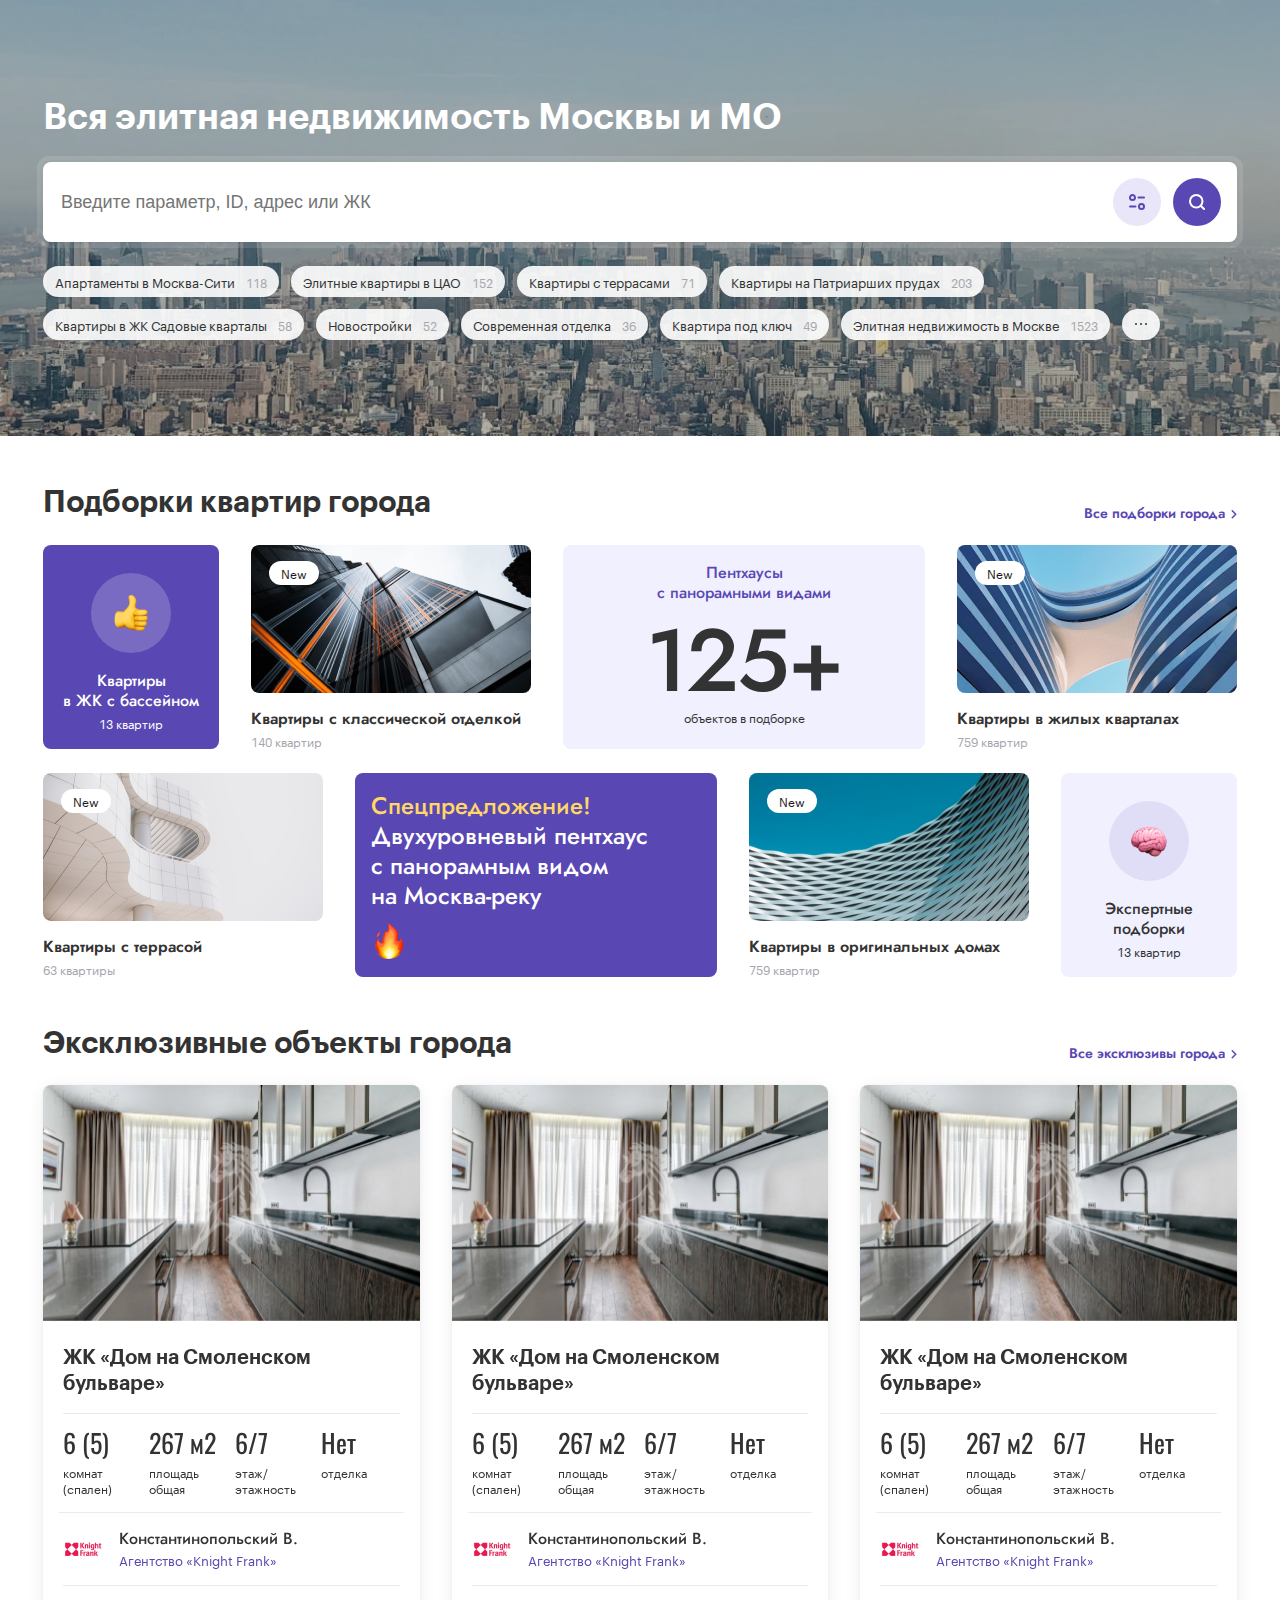
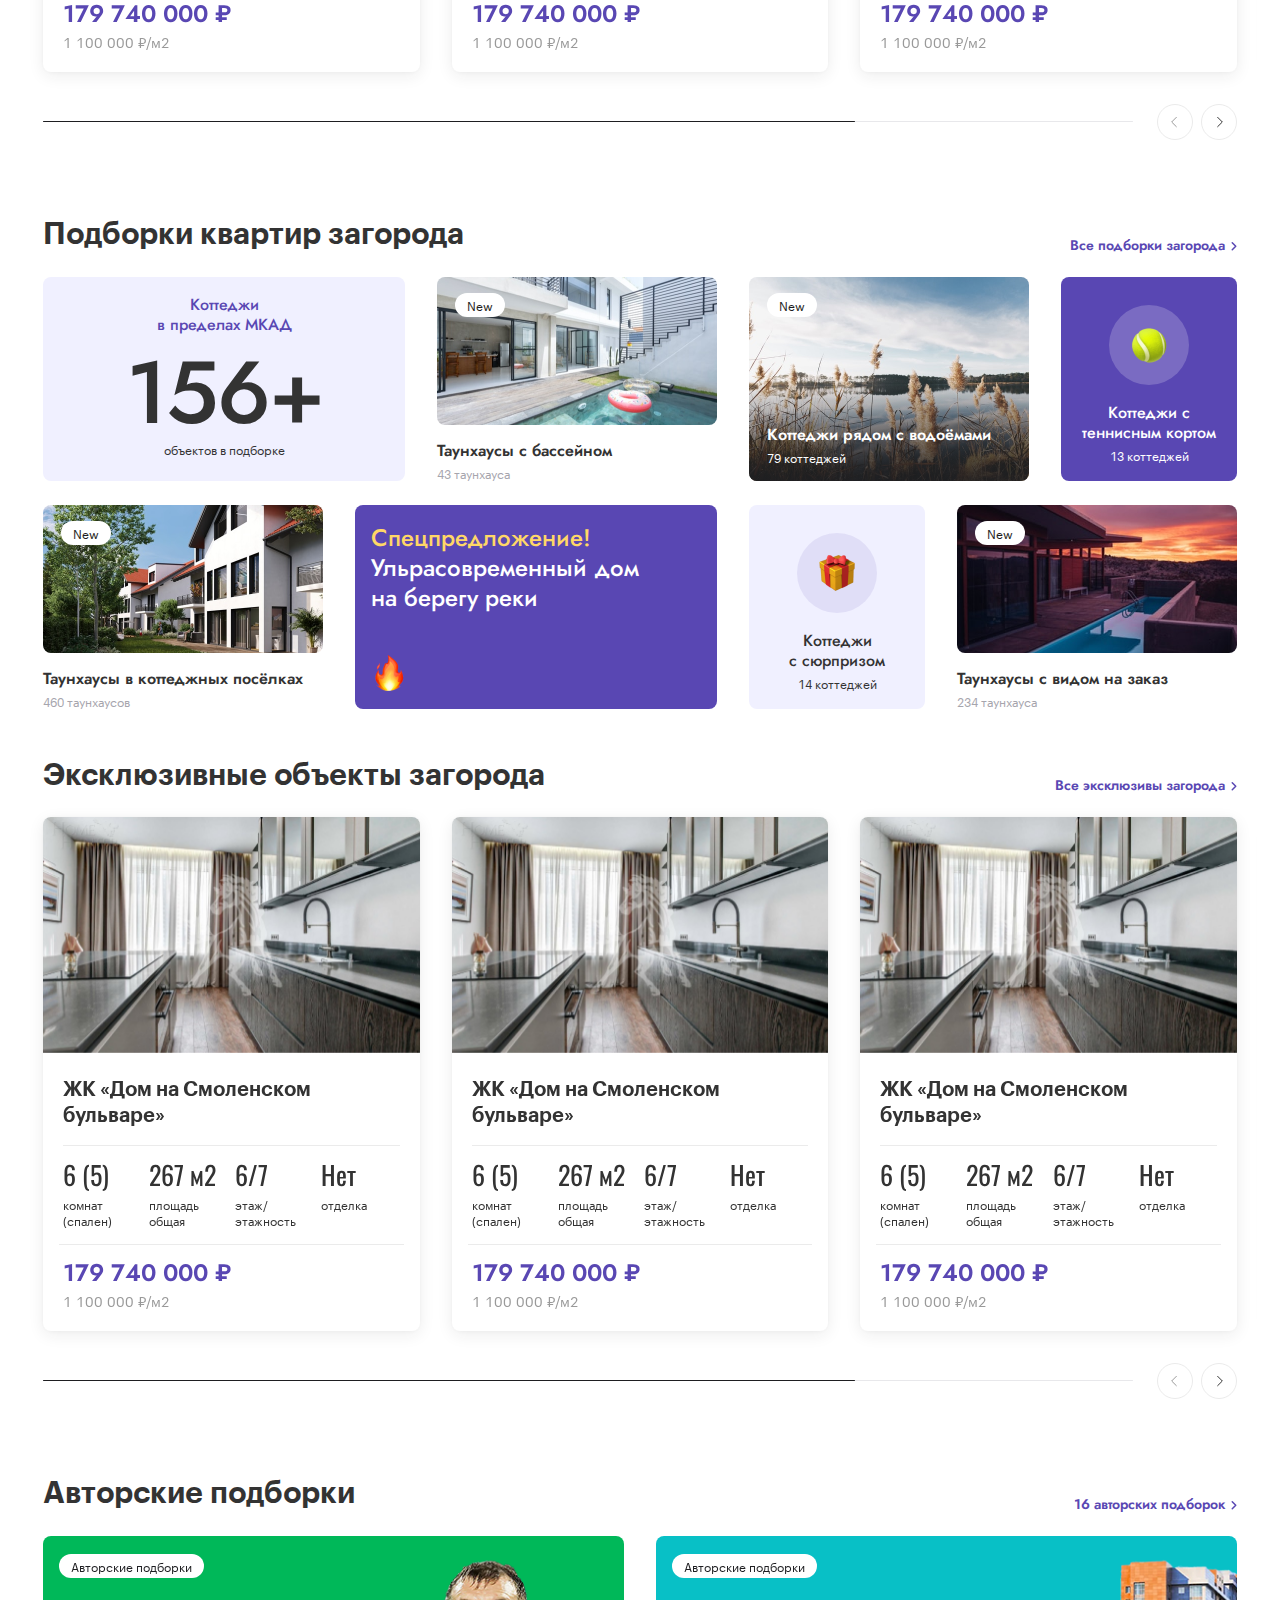
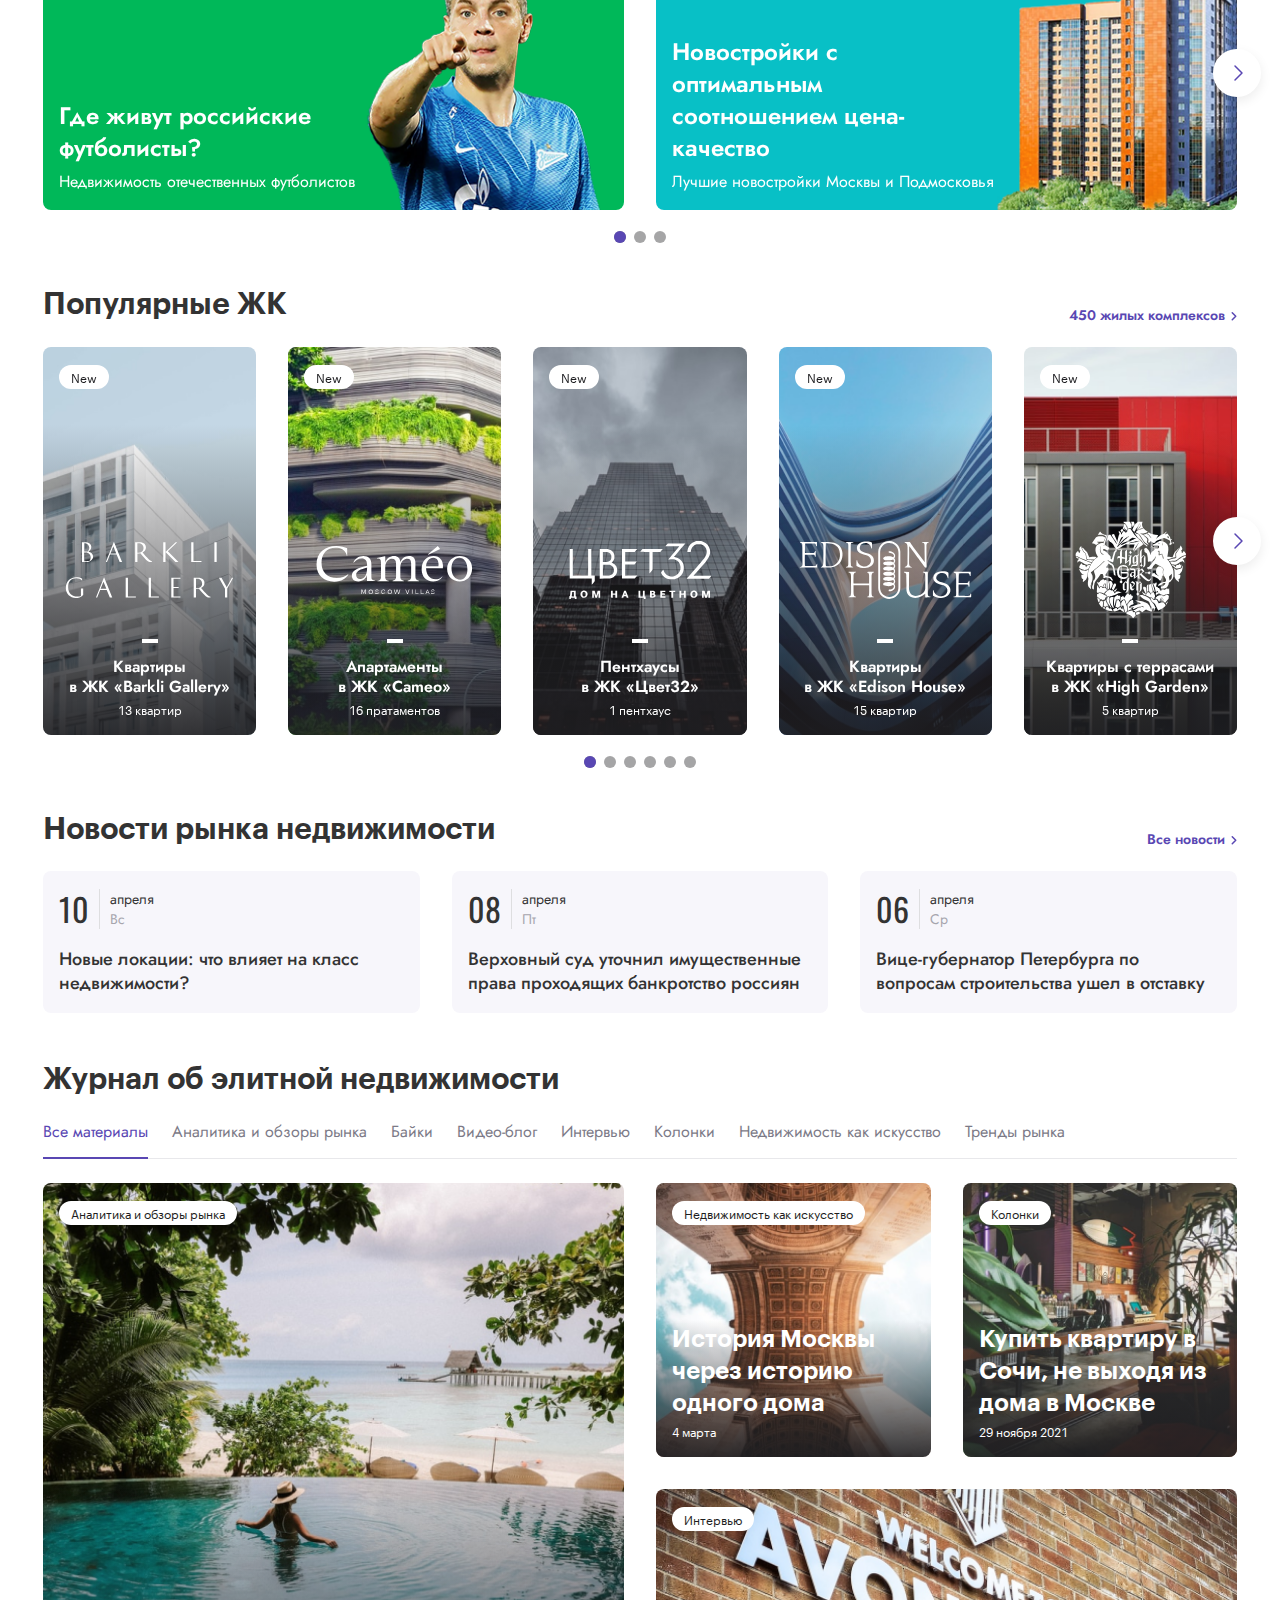
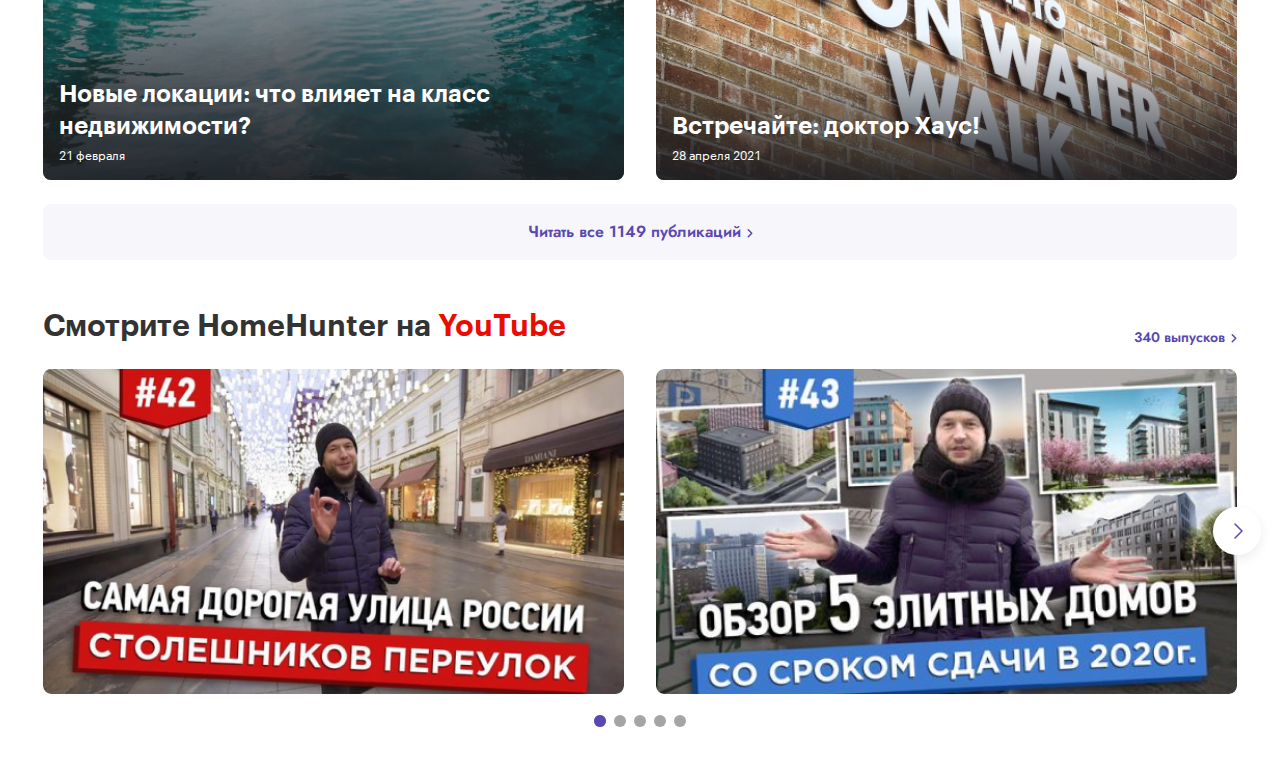
<file: index.html>
<!DOCTYPE html>
<html lang="en">
<head>
    <meta charset="UTF-8">
    <meta http-equiv="X-UA-Compatible" content="IE=edge">
    <meta name="viewport" content="width=device-width, initial-scale=1.0">
    <title>Document</title>
    <link rel="stylesheet" href="./css/reset.css">
    <link rel="stylesheet" href="./css/swiper-bundle.min.css">
    <link rel="stylesheet" href="./css/font.css">
    <link rel="stylesheet" href="./css/more.css">
    <link rel="stylesheet" href="./css/style.css">
</head>
<body>
    <div class="nm-filter">
        <div class="c-page">
            <h1 class="nm-filter__title">Вся элитная недвижимость Москвы и МО</h1>
            <div class="nm-filter__field">
                <input class="nm-filter__input" placeholder="Введите параметр, ID, адрес или ЖК" type="text">
                <span class="settings">
                    <span class="icon"></span>
                </span>
                <span class="search">
                    <span class="icon"></span>
                </span>
            </div>
            <div class="nm-filter__tags">
                <a href="#" class="nm-filter__tag">
                    Апартаменты в Москва-Сити
                    <span class="amount">118</span>
                </a>
                <a href="#" class="nm-filter__tag">
                    Элитные квартиры в ЦАО
                    <span class="amount">152</span>
                </a>
                <a href="#" class="nm-filter__tag">
                    Квартиры с террасами
                    <span class="amount">71</span>
                </a>
                <a href="#" class="nm-filter__tag">
                    Квартиры на Патриарших прудах
                    <span class="amount">203</span>
                </a>
                <a href="#" class="nm-filter__tag">
                    Квартиры в ЖК Садовые кварталы
                    <span class="amount">58</span>
                </a>
                <a href="#" class="nm-filter__tag">
                    Новостройки
                    <span class="amount">52</span>
                </a>
                <a href="#" class="nm-filter__tag">
                    Современная отделка
                    <span class="amount">36</span>
                </a>
                <a href="#" class="nm-filter__tag">
                    Квартира под ключ
                    <span class="amount">49</span>
                </a>
                <a href="#" class="nm-filter__tag">
                    Элитная недвижимость в Москве
                    <span class="amount">1523</span>
                </a>
                <a href="#" class="nm-filter__tag" data-nmfilter="hidden">
                    Квартиры в ЖК Мосфильмовский
                    <span class="amount">14</span>
                </a>
                <a href="#" class="nm-filter__tag" data-nmfilter="hidden">
                    Квартира под ключ
                    <span class="amount">49</span>
                </a>
                <a href="#" class="nm-filter__tag" data-nmfilter="hidden">
                    Элитная недвижимость в Москве
                    <span class="amount">1523</span>
                </a>
                <a href="#" class="nm-filter__tag" data-nmfilter="hidden">
                    Квартиры в ЖК Мосфильмовский
                    <span class="amount">14</span>
                </a>
                <div class="nm-filter__toggler">
                    <span class="icon"></span>
                </div>
            </div>
        </div>
    </div>
    <div class="c-page">
        <div class="nm-compilation">
            <div class="nm-titlebox">
                <h4 class="nm-titlebox__title">Подборки квартир города</h4>
                <a href="#" class="nm-titlebox__link">
                    Все подборки города
                    <span class="icon"></span>
                </a>
            </div>
            <div class="nm-compilation__row">
                <a href="#" class="nm-compilation__item nm-compilation__smile nm-compilation__smile-dark">
                    <div class="smile-nm-compilation__image">
                        <img src="./image/nm/thumbs-up.png" alt="">
                    </div>
                    <p class="smile-nm-compilation__title">
                        Квартиры <br>
                        в ЖК с бассейном
                    </p>
                    <p class="smile-nm-compilation__amount">
                        13 квартир
                    </p>
                </a>
                <a href="#" class="nm-compilation__item nm-compilation__block">
                    <div class="block-nm-compilation__image">
                        <img src="./image/nm/city-compilation-1.png" alt="1">
                        <div class="block-nm-compilation__overlay">
                            <p class="block-nm-compilation__tag">New</p>
                        </div>
                    </div>
                    <p class="block-nm-compilation__title">Квартиры с классической отделкой</p>
                    <p class="block-nm-compilation__amount">140 квартир</p>
                </a>
                <a href="#" class="nm-compilation__item nm-compilation__amount">
                    <p class="amount-nm-compilation__title">
                        Пентхаусы <br>
                        с панорамными видами
                    </p>
                    <p class="amount-nm-compilation__count">125+</p>
                    <p class="amount-nm-compilation__info">объектов в подборке</p>
                </a>
                <a href="#" class="nm-compilation__item nm-compilation__block">
                    <div class="block-nm-compilation__image">
                        <img src="./image/nm/city-compilation-2.png" alt="1">
                        <div class="block-nm-compilation__overlay">
                            <p class="block-nm-compilation__tag">New</p>
                        </div>
                    </div>
                    <p class="block-nm-compilation__title">Квартиры в жилых кварталах</p>
                    <p class="block-nm-compilation__amount">759 квартир</p>
                </a>
            </div>
            <div class="nm-compilation__row">
                <a href="#" class="nm-compilation__item nm-compilation__block">
                    <div class="block-nm-compilation__image">
                        <img src="./image/nm/city-compilation-3.png" alt="1">
                        <div class="block-nm-compilation__overlay">
                            <p class="block-nm-compilation__tag">New</p>
                        </div>
                    </div>
                    <p class="block-nm-compilation__title">Квартиры с террасой</p>
                    <p class="block-nm-compilation__amount">63 квартиры</p>
                </a>
                <a href="#" class="nm-compilation__item nm-compilation__special">
                    <p class="special-nm-compilation__tag">Спецпредложение!</p>
                    <p class="special-nm-compilation__title">
                        Двухуровневый пентхаус <br>
                        с панорамным видом <br>
                        на Москва-реку
                    </p>
                    <img src="./image/nm/fire.png" alt="fire" class="special-nm-compilation__image">
                </a>
                <a href="#" class="nm-compilation__item nm-compilation__block">
                    <div class="block-nm-compilation__image">
                        <img src="./image/nm/city-compilation-4.png" alt="1">
                        <div class="block-nm-compilation__overlay">
                            <p class="block-nm-compilation__tag">New</p>
                        </div>
                    </div>
                    <p class="block-nm-compilation__title">Квартиры в оригинальных домах</p>
                    <p class="block-nm-compilation__amount">759 квартир</p>
                </a>
                <a href="#" class="nm-compilation__item nm-compilation__smile nm-compilation__smile-light">
                    <div class="smile-nm-compilation__image">
                        <img src="./image/nm/brain.png" alt="">
                    </div>
                    <p class="smile-nm-compilation__title">
                        Экспертные <br>
                        подборки
                    </p>
                    <p class="smile-nm-compilation__amount">
                        13 квартир
                    </p>
                </a>
            </div>
        </div>
        <div class="nm-exclusive city">
            <div class="nm-titlebox">
                <h4 class="nm-titlebox__title">Эксклюзивные объекты города</h4>
                <a href="#" class="nm-titlebox__link">
                    Все эксклюзивы города
                    <span class="icon"></span>
                </a>
            </div>
            <div class="nm-exclusive__wrapper">
                <div class="nm-exclusive__slider swiper">
                    <div class="swiper-wrapper">
                        <div class="nm-exclusive__slide swiper-slide">
                            <div class="slide-nm-exclusive__inner swiper">
                                <div class="swiper-wrapper">
                                    <div class="swiper-slide">
                                        <img class="slide-nm-exclusive__image" src="./image/nm/exclusive.png" alt="1">
                                    </div>
                                    <div class="swiper-slide">
                                        <img class="slide-nm-exclusive__image" src="./image/nm/exclusive.png" alt="1">
                                    </div>
                                    <div class="swiper-slide">
                                        <img class="slide-nm-exclusive__image" src="./image/nm/exclusive.png" alt="1">
                                    </div>
                                    <div class="swiper-slide">
                                        <img class="slide-nm-exclusive__image" src="./image/nm/exclusive.png" alt="1">
                                    </div>
                                    <div class="swiper-slide">
                                        <img class="slide-nm-exclusive__image" src="./image/nm/exclusive.png" alt="1">
                                    </div>
                                </div>
                                <div class="inner-nm-exclusive__pagination"></div>
                            </div>
                            <div class="slide-nm-exclusive__content">
                                <div class="slide-nm-exclusive__title">ЖК «Дом на Смоленском бульваре»</div>
                                <div class="slide-nm-exclusive__characteristics">
                                    <div class="characteristics-nm-exclusive__item">
                                        <p class="characteristics-nm-exclusive__title">
                                            6 (5)
                                        </p>
                                        <p class="characteristics-nm-exclusive__text">
                                            комнат <br>
                                            (спален)
                                        </p>
                                    </div>
                                    <div class="characteristics-nm-exclusive__item">
                                        <p class="characteristics-nm-exclusive__title">
                                            267 м2
                                        </p>
                                        <p class="characteristics-nm-exclusive__text">
                                            площадь <br>
                                            общая
                                        </p>
                                    </div>
                                    <div class="characteristics-nm-exclusive__item">
                                        <p class="characteristics-nm-exclusive__title">
                                            6/7
                                        </p>
                                        <p class="characteristics-nm-exclusive__text">
                                            этаж/ <br>
                                            этажность
                                        </p>
                                    </div>
                                    <div class="characteristics-nm-exclusive__item">
                                        <p class="characteristics-nm-exclusive__title">
                                            Нет
                                        </p>
                                        <p class="characteristics-nm-exclusive__text">
                                            отделка
                                        </p>
                                    </div>
                                </div>
                                <div class="slide-nm-exclusive__agency">
                                    <img src="./image/nm/agency.png" alt="" class="agency-nm-exclusive__image">
                                    <div class="agency-nm-exclusive__content">
                                        <p class="agency-nm-exclusive__name">Константинопольский В.</p>
                                        <a href="#" class="agency-nm-exclusive__agency">Агентство «Knight Frank»</a>
                                    </div>
                                </div>
                                <div class="slide-nm-exclusive__footer">
                                    <div class="footer-nm-exclusive__price">
                                        <div class="price-box clearfix">
                                            <div class="actual">
                                                <span class="num" data-rub="179 740 000" data-usd="2 446 000" data-eur="2 247 000">
                                                    179 740 000
                                                </span> 
                                                <span class="cu">
                                                    <span class="s">₽</span>
                                                </span>
                                            </div>
                                            <div class="metr">
                                                <span class="num" data-rub="1 100 000" data-usd="15 000" data-eur="13 800">
                                                    1 100 000
                                                </span> 
                                                <span class="cu">
                                                    <span class="s">₽</span>/м<sup>2</sup>
                                                </span>
                                            </div>
                                        </div>
                                    </div>
                                </div>
                            </div>
                        </div>
                        <div class="nm-exclusive__slide swiper-slide">
                            <div class="slide-nm-exclusive__inner swiper">
                                <div class="swiper-wrapper">
                                    <div class="swiper-slide">
                                        <img class="slide-nm-exclusive__image" src="./image/nm/exclusive.png" alt="1">
                                    </div>
                                    <div class="swiper-slide">
                                        <img class="slide-nm-exclusive__image" src="./image/nm/exclusive.png" alt="1">
                                    </div>
                                    <div class="swiper-slide">
                                        <img class="slide-nm-exclusive__image" src="./image/nm/exclusive.png" alt="1">
                                    </div>
                                    <div class="swiper-slide">
                                        <img class="slide-nm-exclusive__image" src="./image/nm/exclusive.png" alt="1">
                                    </div>
                                    <div class="swiper-slide">
                                        <img class="slide-nm-exclusive__image" src="./image/nm/exclusive.png" alt="1">
                                    </div>
                                </div>
                                <div class="inner-nm-exclusive__pagination"></div>
                            </div>
                            <div class="slide-nm-exclusive__content">
                                <div class="slide-nm-exclusive__title">ЖК «Дом на Смоленском бульваре»</div>
                                <div class="slide-nm-exclusive__characteristics">
                                    <div class="characteristics-nm-exclusive__item">
                                        <p class="characteristics-nm-exclusive__title">
                                            6 (5)
                                        </p>
                                        <p class="characteristics-nm-exclusive__text">
                                            комнат <br>
                                            (спален)
                                        </p>
                                    </div>
                                    <div class="characteristics-nm-exclusive__item">
                                        <p class="characteristics-nm-exclusive__title">
                                            267 м2
                                        </p>
                                        <p class="characteristics-nm-exclusive__text">
                                            площадь <br>
                                            общая
                                        </p>
                                    </div>
                                    <div class="characteristics-nm-exclusive__item">
                                        <p class="characteristics-nm-exclusive__title">
                                            6/7
                                        </p>
                                        <p class="characteristics-nm-exclusive__text">
                                            этаж/ <br>
                                            этажность
                                        </p>
                                    </div>
                                    <div class="characteristics-nm-exclusive__item">
                                        <p class="characteristics-nm-exclusive__title">
                                            Нет
                                        </p>
                                        <p class="characteristics-nm-exclusive__text">
                                            отделка
                                        </p>
                                    </div>
                                </div>
                                <div class="slide-nm-exclusive__agency">
                                    <img src="./image/nm/agency.png" alt="" class="agency-nm-exclusive__image">
                                    <div class="agency-nm-exclusive__content">
                                        <p class="agency-nm-exclusive__name">Константинопольский В.</p>
                                        <a href="#" class="agency-nm-exclusive__agency">Агентство «Knight Frank»</a>
                                    </div>
                                </div>
                                <div class="slide-nm-exclusive__footer">
                                    <div class="footer-nm-exclusive__price">
                                        <div class="price-box clearfix">
                                            <div class="actual">
                                                <span class="num" data-rub="179 740 000" data-usd="2 446 000" data-eur="2 247 000">
                                                    179 740 000
                                                </span> 
                                                <span class="cu">
                                                    <span class="s">₽</span>
                                                </span>
                                            </div>
                                            <div class="metr">
                                                <span class="num" data-rub="1 100 000" data-usd="15 000" data-eur="13 800">
                                                    1 100 000
                                                </span> 
                                                <span class="cu">
                                                    <span class="s">₽</span>/м<sup>2</sup>
                                                </span>
                                            </div>
                                        </div>
                                    </div>
                                </div>
                            </div>
                        </div>
                        <div class="nm-exclusive__slide swiper-slide">
                            <div class="slide-nm-exclusive__inner swiper">
                                <div class="swiper-wrapper">
                                    <div class="swiper-slide">
                                        <img class="slide-nm-exclusive__image" src="./image/nm/exclusive.png" alt="1">
                                    </div>
                                    <div class="swiper-slide">
                                        <img class="slide-nm-exclusive__image" src="./image/nm/exclusive.png" alt="1">
                                    </div>
                                    <div class="swiper-slide">
                                        <img class="slide-nm-exclusive__image" src="./image/nm/exclusive.png" alt="1">
                                    </div>
                                    <div class="swiper-slide">
                                        <img class="slide-nm-exclusive__image" src="./image/nm/exclusive.png" alt="1">
                                    </div>
                                    <div class="swiper-slide">
                                        <img class="slide-nm-exclusive__image" src="./image/nm/exclusive.png" alt="1">
                                    </div>
                                </div>
                                <div class="inner-nm-exclusive__pagination"></div>
                            </div>
                            <div class="slide-nm-exclusive__content">
                                <div class="slide-nm-exclusive__title">ЖК «Дом на Смоленском бульваре»</div>
                                <div class="slide-nm-exclusive__characteristics">
                                    <div class="characteristics-nm-exclusive__item">
                                        <p class="characteristics-nm-exclusive__title">
                                            6 (5)
                                        </p>
                                        <p class="characteristics-nm-exclusive__text">
                                            комнат <br>
                                            (спален)
                                        </p>
                                    </div>
                                    <div class="characteristics-nm-exclusive__item">
                                        <p class="characteristics-nm-exclusive__title">
                                            267 м2
                                        </p>
                                        <p class="characteristics-nm-exclusive__text">
                                            площадь <br>
                                            общая
                                        </p>
                                    </div>
                                    <div class="characteristics-nm-exclusive__item">
                                        <p class="characteristics-nm-exclusive__title">
                                            6/7
                                        </p>
                                        <p class="characteristics-nm-exclusive__text">
                                            этаж/ <br>
                                            этажность
                                        </p>
                                    </div>
                                    <div class="characteristics-nm-exclusive__item">
                                        <p class="characteristics-nm-exclusive__title">
                                            Нет
                                        </p>
                                        <p class="characteristics-nm-exclusive__text">
                                            отделка
                                        </p>
                                    </div>
                                </div>
                                <div class="slide-nm-exclusive__agency">
                                    <img src="./image/nm/agency.png" alt="" class="agency-nm-exclusive__image">
                                    <div class="agency-nm-exclusive__content">
                                        <p class="agency-nm-exclusive__name">Константинопольский В.</p>
                                        <a href="#" class="agency-nm-exclusive__agency">Агентство «Knight Frank»</a>
                                    </div>
                                </div>
                                <div class="slide-nm-exclusive__footer">
                                    <div class="footer-nm-exclusive__price">
                                        <div class="price-box clearfix">
                                            <div class="actual">
                                                <span class="num" data-rub="179 740 000" data-usd="2 446 000" data-eur="2 247 000">
                                                    179 740 000
                                                </span> 
                                                <span class="cu">
                                                    <span class="s">₽</span>
                                                </span>
                                            </div>
                                            <div class="metr">
                                                <span class="num" data-rub="1 100 000" data-usd="15 000" data-eur="13 800">
                                                    1 100 000
                                                </span> 
                                                <span class="cu">
                                                    <span class="s">₽</span>/м<sup>2</sup>
                                                </span>
                                            </div>
                                        </div>
                                    </div>
                                </div>
                            </div>
                        </div>
                        <div class="nm-exclusive__slide swiper-slide">
                            <div class="slide-nm-exclusive__inner swiper">
                                <div class="swiper-wrapper">
                                    <div class="swiper-slide">
                                        <img class="slide-nm-exclusive__image" src="./image/nm/exclusive.png" alt="1">
                                    </div>
                                    <div class="swiper-slide">
                                        <img class="slide-nm-exclusive__image" src="./image/nm/exclusive.png" alt="1">
                                    </div>
                                    <div class="swiper-slide">
                                        <img class="slide-nm-exclusive__image" src="./image/nm/exclusive.png" alt="1">
                                    </div>
                                    <div class="swiper-slide">
                                        <img class="slide-nm-exclusive__image" src="./image/nm/exclusive.png" alt="1">
                                    </div>
                                    <div class="swiper-slide">
                                        <img class="slide-nm-exclusive__image" src="./image/nm/exclusive.png" alt="1">
                                    </div>
                                </div>
                                <div class="inner-nm-exclusive__pagination"></div>
                            </div>
                            <div class="slide-nm-exclusive__content">
                                <div class="slide-nm-exclusive__title">ЖК «Дом на Смоленском бульваре»</div>
                                <div class="slide-nm-exclusive__characteristics">
                                    <div class="characteristics-nm-exclusive__item">
                                        <p class="characteristics-nm-exclusive__title">
                                            6 (5)
                                        </p>
                                        <p class="characteristics-nm-exclusive__text">
                                            комнат <br>
                                            (спален)
                                        </p>
                                    </div>
                                    <div class="characteristics-nm-exclusive__item">
                                        <p class="characteristics-nm-exclusive__title">
                                            267 м2
                                        </p>
                                        <p class="characteristics-nm-exclusive__text">
                                            площадь <br>
                                            общая
                                        </p>
                                    </div>
                                    <div class="characteristics-nm-exclusive__item">
                                        <p class="characteristics-nm-exclusive__title">
                                            6/7
                                        </p>
                                        <p class="characteristics-nm-exclusive__text">
                                            этаж/ <br>
                                            этажность
                                        </p>
                                    </div>
                                    <div class="characteristics-nm-exclusive__item">
                                        <p class="characteristics-nm-exclusive__title">
                                            Нет
                                        </p>
                                        <p class="characteristics-nm-exclusive__text">
                                            отделка
                                        </p>
                                    </div>
                                </div>
                                <div class="slide-nm-exclusive__agency">
                                    <img src="./image/nm/agency.png" alt="" class="agency-nm-exclusive__image">
                                    <div class="agency-nm-exclusive__content">
                                        <p class="agency-nm-exclusive__name">Константинопольский В.</p>
                                        <a href="#" class="agency-nm-exclusive__agency">Агентство «Knight Frank»</a>
                                    </div>
                                </div>
                                <div class="slide-nm-exclusive__footer">
                                    <div class="footer-nm-exclusive__price">
                                        <div class="price-box clearfix">
                                            <div class="actual">
                                                <span class="num" data-rub="179 740 000" data-usd="2 446 000" data-eur="2 247 000">
                                                    179 740 000
                                                </span> 
                                                <span class="cu">
                                                    <span class="s">₽</span>
                                                </span>
                                            </div>
                                            <div class="metr">
                                                <span class="num" data-rub="1 100 000" data-usd="15 000" data-eur="13 800">
                                                    1 100 000
                                                </span> 
                                                <span class="cu">
                                                    <span class="s">₽</span>/м<sup>2</sup>
                                                </span>
                                            </div>
                                        </div>
                                    </div>
                                </div>
                            </div>
                        </div>
                    </div>
                </div>
                <div class="nm-exclusive__navigation">
                    <div class="swiper-scrollbar"></div>
                    <div class="nm-exclusive__prev">
                        <span class="icon"></span>
                    </div>
                    <div class="nm-exclusive__next">
                        <span class="icon"></span>
                    </div>
                </div>
            </div>
        </div>
        <div class="nm-compilation">
            <div class="nm-titlebox">
                <h4 class="nm-titlebox__title">Подборки квартир загорода</h4>
                <a href="#" class="nm-titlebox__link">
                    Все подборки загорода
                    <span class="icon"></span>
                </a>
            </div>
            <div class="nm-compilation__row">
                <a href="#" class="nm-compilation__item nm-compilation__amount">
                    <p class="amount-nm-compilation__title">
                        Коттеджи <br>
                        в пределах МКАД
                    </p>
                    <p class="amount-nm-compilation__count">156+</p>
                    <p class="amount-nm-compilation__info">объектов в подборке</p>
                </a>
                <a href="#" class="nm-compilation__item nm-compilation__block">
                    <div class="block-nm-compilation__image">
                        <img src="./image/nm/zagorod-compilation-1.png" alt="1">
                        <div class="block-nm-compilation__overlay">
                            <p class="block-nm-compilation__tag">New</p>
                        </div>
                    </div>
                    <p class="block-nm-compilation__title">Таунхаусы с бассейном</p>
                    <p class="block-nm-compilation__amount">43 таунхауса</p>
                </a>
                <a href="#" class="nm-compilation__item nm-compilation__block nm-compilation__block-full">
                    <div class="block-nm-compilation__image">
                        <img src="./image/nm/zagorod-compilation-2.png" alt="1">
                        <div class="block-nm-compilation__overlay">
                            <p class="block-nm-compilation__tag">New</p>
                            <p class="block-nm-compilation__title">Коттеджи рядом с водоёмами</p>
                            <p class="block-nm-compilation__amount">79 коттеджей</p>
                        </div>
                    </div>
                </a>
                <a href="#" class="nm-compilation__item nm-compilation__smile nm-compilation__smile-dark">
                    <div class="smile-nm-compilation__image">
                        <img src="./image/nm/tennis.png" alt="tennis">
                    </div>
                    <p class="smile-nm-compilation__title">
                        Коттеджи с <br>
                        теннисным кортом
                    </p>
                    <p class="smile-nm-compilation__amount">
                        13 коттеджей
                    </p>
                </a>
            </div>
            <div class="nm-compilation__row">
                <a href="#" class="nm-compilation__item nm-compilation__block">
                    <div class="block-nm-compilation__image">
                        <img src="./image/nm/zagorod-compilation-3.png" alt="1">
                        <div class="block-nm-compilation__overlay">
                            <p class="block-nm-compilation__tag">New</p>
                        </div>
                    </div>
                    <p class="block-nm-compilation__title">Таунхаусы в коттеджных посёлках</p>
                    <p class="block-nm-compilation__amount">460 таунхаусов</p>
                </a>
                <a href="#" class="nm-compilation__item nm-compilation__special">
                    <p class="special-nm-compilation__tag">Спецпредложение!</p>
                    <p class="special-nm-compilation__title">
                        Ульрасовременный дом <br>
                        на берегу реки
                    </p>
                    <img src="./image/nm/fire.png" alt="fire" class="special-nm-compilation__image">
                </a>
                <a href="#" class="nm-compilation__item nm-compilation__smile nm-compilation__smile-light">
                    <div class="smile-nm-compilation__image">
                        <img src="./image/nm/wrapped-gift.png" alt="">
                    </div>
                    <p class="smile-nm-compilation__title">
                        Коттеджи <br>
                        с сюрпризом
                    </p>
                    <p class="smile-nm-compilation__amount">
                        14 коттеджей
                    </p>
                </a>
                <a href="#" class="nm-compilation__item nm-compilation__block">
                    <div class="block-nm-compilation__image">
                        <img src="./image/nm/zagorod-compilation-4.png" alt="1">
                        <div class="block-nm-compilation__overlay">
                            <p class="block-nm-compilation__tag">New</p>
                        </div>
                    </div>
                    <p class="block-nm-compilation__title">Таунхаусы с видом на заказ</p>
                    <p class="block-nm-compilation__amount">234 таунхауса</p>
                </a>
            </div>
        </div>
        <div class="nm-exclusive countryside">
            <div class="nm-titlebox">
                <h4 class="nm-titlebox__title">Эксклюзивные объекты загорода</h4>
                <a href="#" class="nm-titlebox__link">
                    Все эксклюзивы загорода
                    <span class="icon"></span>
                </a>
            </div>
            <div class="nm-exclusive__wrapper">
                <div class="nm-exclusive__slider swiper">
                    <div class="swiper-wrapper">
                        <div class="nm-exclusive__slide swiper-slide">
                            <div class="slide-nm-exclusive__inner swiper">
                                <div class="swiper-wrapper">
                                    <div class="swiper-slide">
                                        <img class="slide-nm-exclusive__image" src="./image/nm/exclusive.png" alt="1">
                                    </div>
                                    <div class="swiper-slide">
                                        <img class="slide-nm-exclusive__image" src="./image/nm/exclusive.png" alt="1">
                                    </div>
                                    <div class="swiper-slide">
                                        <img class="slide-nm-exclusive__image" src="./image/nm/exclusive.png" alt="1">
                                    </div>
                                    <div class="swiper-slide">
                                        <img class="slide-nm-exclusive__image" src="./image/nm/exclusive.png" alt="1">
                                    </div>
                                    <div class="swiper-slide">
                                        <img class="slide-nm-exclusive__image" src="./image/nm/exclusive.png" alt="1">
                                    </div>
                                </div>
                                <div class="inner-nm-exclusive__pagination"></div>
                            </div>
                            <div class="slide-nm-exclusive__content">
                                <div class="slide-nm-exclusive__title">ЖК «Дом на Смоленском бульваре»</div>
                                <div class="slide-nm-exclusive__characteristics">
                                    <div class="characteristics-nm-exclusive__item">
                                        <p class="characteristics-nm-exclusive__title">
                                            6 (5)
                                        </p>
                                        <p class="characteristics-nm-exclusive__text">
                                            комнат <br>
                                            (спален)
                                        </p>
                                    </div>
                                    <div class="characteristics-nm-exclusive__item">
                                        <p class="characteristics-nm-exclusive__title">
                                            267 м2
                                        </p>
                                        <p class="characteristics-nm-exclusive__text">
                                            площадь <br>
                                            общая
                                        </p>
                                    </div>
                                    <div class="characteristics-nm-exclusive__item">
                                        <p class="characteristics-nm-exclusive__title">
                                            6/7
                                        </p>
                                        <p class="characteristics-nm-exclusive__text">
                                            этаж/ <br>
                                            этажность
                                        </p>
                                    </div>
                                    <div class="characteristics-nm-exclusive__item">
                                        <p class="characteristics-nm-exclusive__title">
                                            Нет
                                        </p>
                                        <p class="characteristics-nm-exclusive__text">
                                            отделка
                                        </p>
                                    </div>
                                </div>
                                <div class="slide-nm-exclusive__footer">
                                    <div class="footer-nm-exclusive__price">
                                        <div class="price-box clearfix">
                                            <div class="actual">
                                                <span class="num" data-rub="179 740 000" data-usd="2 446 000" data-eur="2 247 000">
                                                    179 740 000
                                                </span> 
                                                <span class="cu">
                                                    <span class="s">₽</span>
                                                </span>
                                            </div>
                                            <div class="metr">
                                                <span class="num" data-rub="1 100 000" data-usd="15 000" data-eur="13 800">
                                                    1 100 000
                                                </span> 
                                                <span class="cu">
                                                    <span class="s">₽</span>/м<sup>2</sup>
                                                </span>
                                            </div>
                                        </div>
                                    </div>
                                </div>
                            </div>
                        </div>
                        <div class="nm-exclusive__slide swiper-slide">
                            <div class="slide-nm-exclusive__inner swiper">
                                <div class="swiper-wrapper">
                                    <div class="swiper-slide">
                                        <img class="slide-nm-exclusive__image" src="./image/nm/exclusive.png" alt="1">
                                    </div>
                                    <div class="swiper-slide">
                                        <img class="slide-nm-exclusive__image" src="./image/nm/exclusive.png" alt="1">
                                    </div>
                                    <div class="swiper-slide">
                                        <img class="slide-nm-exclusive__image" src="./image/nm/exclusive.png" alt="1">
                                    </div>
                                    <div class="swiper-slide">
                                        <img class="slide-nm-exclusive__image" src="./image/nm/exclusive.png" alt="1">
                                    </div>
                                    <div class="swiper-slide">
                                        <img class="slide-nm-exclusive__image" src="./image/nm/exclusive.png" alt="1">
                                    </div>
                                </div>
                                <div class="inner-nm-exclusive__pagination"></div>
                            </div>
                            <div class="slide-nm-exclusive__content">
                                <div class="slide-nm-exclusive__title">ЖК «Дом на Смоленском бульваре»</div>
                                <div class="slide-nm-exclusive__characteristics">
                                    <div class="characteristics-nm-exclusive__item">
                                        <p class="characteristics-nm-exclusive__title">
                                            6 (5)
                                        </p>
                                        <p class="characteristics-nm-exclusive__text">
                                            комнат <br>
                                            (спален)
                                        </p>
                                    </div>
                                    <div class="characteristics-nm-exclusive__item">
                                        <p class="characteristics-nm-exclusive__title">
                                            267 м2
                                        </p>
                                        <p class="characteristics-nm-exclusive__text">
                                            площадь <br>
                                            общая
                                        </p>
                                    </div>
                                    <div class="characteristics-nm-exclusive__item">
                                        <p class="characteristics-nm-exclusive__title">
                                            6/7
                                        </p>
                                        <p class="characteristics-nm-exclusive__text">
                                            этаж/ <br>
                                            этажность
                                        </p>
                                    </div>
                                    <div class="characteristics-nm-exclusive__item">
                                        <p class="characteristics-nm-exclusive__title">
                                            Нет
                                        </p>
                                        <p class="characteristics-nm-exclusive__text">
                                            отделка
                                        </p>
                                    </div>
                                </div>
                                <div class="slide-nm-exclusive__footer">
                                    <div class="footer-nm-exclusive__price">
                                        <div class="price-box clearfix">
                                            <div class="actual">
                                                <span class="num" data-rub="179 740 000" data-usd="2 446 000" data-eur="2 247 000">
                                                    179 740 000
                                                </span> 
                                                <span class="cu">
                                                    <span class="s">₽</span>
                                                </span>
                                            </div>
                                            <div class="metr">
                                                <span class="num" data-rub="1 100 000" data-usd="15 000" data-eur="13 800">
                                                    1 100 000
                                                </span> 
                                                <span class="cu">
                                                    <span class="s">₽</span>/м<sup>2</sup>
                                                </span>
                                            </div>
                                        </div>
                                    </div>
                                </div>
                            </div>
                        </div>
                        <div class="nm-exclusive__slide swiper-slide">
                            <div class="slide-nm-exclusive__inner swiper">
                                <div class="swiper-wrapper">
                                    <div class="swiper-slide">
                                        <img class="slide-nm-exclusive__image" src="./image/nm/exclusive.png" alt="1">
                                    </div>
                                    <div class="swiper-slide">
                                        <img class="slide-nm-exclusive__image" src="./image/nm/exclusive.png" alt="1">
                                    </div>
                                    <div class="swiper-slide">
                                        <img class="slide-nm-exclusive__image" src="./image/nm/exclusive.png" alt="1">
                                    </div>
                                    <div class="swiper-slide">
                                        <img class="slide-nm-exclusive__image" src="./image/nm/exclusive.png" alt="1">
                                    </div>
                                    <div class="swiper-slide">
                                        <img class="slide-nm-exclusive__image" src="./image/nm/exclusive.png" alt="1">
                                    </div>
                                </div>
                                <div class="inner-nm-exclusive__pagination"></div>
                            </div>
                            <div class="slide-nm-exclusive__content">
                                <div class="slide-nm-exclusive__title">ЖК «Дом на Смоленском бульваре»</div>
                                <div class="slide-nm-exclusive__characteristics">
                                    <div class="characteristics-nm-exclusive__item">
                                        <p class="characteristics-nm-exclusive__title">
                                            6 (5)
                                        </p>
                                        <p class="characteristics-nm-exclusive__text">
                                            комнат <br>
                                            (спален)
                                        </p>
                                    </div>
                                    <div class="characteristics-nm-exclusive__item">
                                        <p class="characteristics-nm-exclusive__title">
                                            267 м2
                                        </p>
                                        <p class="characteristics-nm-exclusive__text">
                                            площадь <br>
                                            общая
                                        </p>
                                    </div>
                                    <div class="characteristics-nm-exclusive__item">
                                        <p class="characteristics-nm-exclusive__title">
                                            6/7
                                        </p>
                                        <p class="characteristics-nm-exclusive__text">
                                            этаж/ <br>
                                            этажность
                                        </p>
                                    </div>
                                    <div class="characteristics-nm-exclusive__item">
                                        <p class="characteristics-nm-exclusive__title">
                                            Нет
                                        </p>
                                        <p class="characteristics-nm-exclusive__text">
                                            отделка
                                        </p>
                                    </div>
                                </div>
                                <div class="slide-nm-exclusive__footer">
                                    <div class="footer-nm-exclusive__price">
                                        <div class="price-box clearfix">
                                            <div class="actual">
                                                <span class="num" data-rub="179 740 000" data-usd="2 446 000" data-eur="2 247 000">
                                                    179 740 000
                                                </span> 
                                                <span class="cu">
                                                    <span class="s">₽</span>
                                                </span>
                                            </div>
                                            <div class="metr">
                                                <span class="num" data-rub="1 100 000" data-usd="15 000" data-eur="13 800">
                                                    1 100 000
                                                </span> 
                                                <span class="cu">
                                                    <span class="s">₽</span>/м<sup>2</sup>
                                                </span>
                                            </div>
                                        </div>
                                    </div>
                                </div>
                            </div>
                        </div>
                        <div class="nm-exclusive__slide swiper-slide">
                            <div class="slide-nm-exclusive__inner swiper">
                                <div class="swiper-wrapper">
                                    <div class="swiper-slide">
                                        <img class="slide-nm-exclusive__image" src="./image/nm/exclusive.png" alt="1">
                                    </div>
                                    <div class="swiper-slide">
                                        <img class="slide-nm-exclusive__image" src="./image/nm/exclusive.png" alt="1">
                                    </div>
                                    <div class="swiper-slide">
                                        <img class="slide-nm-exclusive__image" src="./image/nm/exclusive.png" alt="1">
                                    </div>
                                    <div class="swiper-slide">
                                        <img class="slide-nm-exclusive__image" src="./image/nm/exclusive.png" alt="1">
                                    </div>
                                    <div class="swiper-slide">
                                        <img class="slide-nm-exclusive__image" src="./image/nm/exclusive.png" alt="1">
                                    </div>
                                </div>
                                <div class="inner-nm-exclusive__pagination"></div>
                            </div>
                            <div class="slide-nm-exclusive__content">
                                <div class="slide-nm-exclusive__title">ЖК «Дом на Смоленском бульваре»</div>
                                <div class="slide-nm-exclusive__characteristics">
                                    <div class="characteristics-nm-exclusive__item">
                                        <p class="characteristics-nm-exclusive__title">
                                            6 (5)
                                        </p>
                                        <p class="characteristics-nm-exclusive__text">
                                            комнат <br>
                                            (спален)
                                        </p>
                                    </div>
                                    <div class="characteristics-nm-exclusive__item">
                                        <p class="characteristics-nm-exclusive__title">
                                            267 м2
                                        </p>
                                        <p class="characteristics-nm-exclusive__text">
                                            площадь <br>
                                            общая
                                        </p>
                                    </div>
                                    <div class="characteristics-nm-exclusive__item">
                                        <p class="characteristics-nm-exclusive__title">
                                            6/7
                                        </p>
                                        <p class="characteristics-nm-exclusive__text">
                                            этаж/ <br>
                                            этажность
                                        </p>
                                    </div>
                                    <div class="characteristics-nm-exclusive__item">
                                        <p class="characteristics-nm-exclusive__title">
                                            Нет
                                        </p>
                                        <p class="characteristics-nm-exclusive__text">
                                            отделка
                                        </p>
                                    </div>
                                </div>
                                <div class="slide-nm-exclusive__footer">
                                    <div class="footer-nm-exclusive__price">
                                        <div class="price-box clearfix">
                                            <div class="actual">
                                                <span class="num" data-rub="179 740 000" data-usd="2 446 000" data-eur="2 247 000">
                                                    179 740 000
                                                </span> 
                                                <span class="cu">
                                                    <span class="s">₽</span>
                                                </span>
                                            </div>
                                            <div class="metr">
                                                <span class="num" data-rub="1 100 000" data-usd="15 000" data-eur="13 800">
                                                    1 100 000
                                                </span> 
                                                <span class="cu">
                                                    <span class="s">₽</span>/м<sup>2</sup>
                                                </span>
                                            </div>
                                        </div>
                                    </div>
                                </div>
                            </div>
                        </div>
                    </div>
                </div>
                <div class="nm-exclusive__navigation">
                    <div class="swiper-scrollbar"></div>
                    <div class="nm-exclusive__prev">
                        <span class="icon"></span>
                    </div>
                    <div class="nm-exclusive__next">
                        <span class="icon"></span>
                    </div>
                </div>
            </div>
        </div>
        <div class="nm-author">
            <div class="nm-titlebox">
                <h4 class="nm-titlebox__title">Авторские подборки</h4>
                <a href="#" class="nm-titlebox__link">
                    16 авторских подборок
                    <span class="icon"></span>
                </a>
            </div>
            <div class="nm-author__wrapper">
                <div class="nm-author__slider swiper">
                    <div class="swiper-wrapper">
                        <a href="#" class="nm-author__slide swiper-slide">
                            <img class="slide-nm-author__image" src="./image/nm/author-1.png" alt="1">
                            <div class="slide-nm-author__overlay">
                                <div class="slide-nm-author__tag">Авторские подборки</div>
                                <p class="slide-nm-author__title">
                                    Где живут российские <br>
                                    футболисты?
                                </p>
                                <p class="slide-nm-author__subtitle">
                                    Недвижимость отечественных футболистов
                                </p>
                            </div>
                        </a>
                        <a href="#" class="nm-author__slide swiper-slide">
                            <img class="slide-nm-author__image" src="./image/nm/author-2.png" alt="1">
                            <div class="slide-nm-author__overlay">
                                <div class="slide-nm-author__tag">Авторские подборки</div>
                                <p class="slide-nm-author__title">
                                    Новостройки с оптимальным <br>
                                    соотношением цена-качество
                                </p>
                                <p class="slide-nm-author__subtitle">
                                    Лучшие новостройки Москвы и Подмосковья
                                </p>
                            </div>
                        </a>
                        <a href="#" class="nm-author__slide swiper-slide">
                            <img class="slide-nm-author__image" src="./image/nm/author-1.png" alt="1">
                            <div class="slide-nm-author__overlay">
                                <div class="slide-nm-author__tag">Авторские подборки</div>
                                <p class="slide-nm-author__title">
                                    Где живут российские <br>
                                    футболисты?
                                </p>
                                <p class="slide-nm-author__subtitle">
                                    Недвижимость отечественных футболистов
                                </p>
                            </div>
                        </a>
                        <a href="#" class="nm-author__slide swiper-slide">
                            <img class="slide-nm-author__image" src="./image/nm/author-2.png" alt="1">
                            <div class="slide-nm-author__overlay">
                                <div class="slide-nm-author__tag">Авторские подборки</div>
                                <p class="slide-nm-author__title">
                                    Новостройки с оптимальным <br>
                                    соотношением цена-качество
                                </p>
                                <p class="slide-nm-author__subtitle">
                                    Лучшие новостройки Москвы и Подмосковья
                                </p>
                            </div>
                        </a>
                    </div>
                </div>
                <div class="nm-author__pagination"></div>
                <div class="nm-author__prev">
                    <span class="icon"></span>
                </div>
                <div class="nm-author__next">
                    <span class="icon"></span>
                </div>
            </div>
        </div>
        <div class="nm-popular">
            <div class="nm-titlebox">
                <h4 class="nm-titlebox__title">Популярные ЖК</h4>
                <a href="#" class="nm-titlebox__link">
                    450 жилых комплексов
                    <span class="icon"></span>
                </a>
            </div>
            <div class="nm-popular__wrapper">
                <div class="nm-popular__slider swiper">
                    <div class="swiper-wrapper">
                        <a href="#" class="nm-popular__slide swiper-slide">
                            <img class="slide-nm-popular__image" src="./image/nm/popular-1.png" alt="1">
                            <div class="slide-nm-popular__overlay">
                                <div class="slide-nm-popular__tag">New</div>
                                <img class="slide-nm-popular__logo" src="./image/nm/popular-1-logo.svg" alt="logo"></img>
                                <div class="slide-nm-popular__devider"></div>
                                <p class="slide-nm-popular__title">
                                    Квартиры <br>
                                    в ЖК «Barkli Gallery»
                                </p>
                                <p class="slide-nm-popular__amount">
                                    13 квартир
                                </p>
                            </div>
                        </a>
                        <a href="#" class="nm-popular__slide swiper-slide">
                            <img class="slide-nm-popular__image" src="./image/nm/popular-2.png" alt="1">
                            <div class="slide-nm-popular__overlay">
                                <div class="slide-nm-popular__tag">New</div>
                                <img class="slide-nm-popular__logo" src="./image/nm/popular-2-logo.svg" alt="logo"></img>
                                <div class="slide-nm-popular__devider"></div>
                                <p class="slide-nm-popular__title">
                                    Апартаменты <br>
                                    в ЖК «Cameo»
                                </p>
                                <p class="slide-nm-popular__amount">
                                    16 пратаментов
                                </p>
                            </div>
                        </a>
                        <a href="#" class="nm-popular__slide swiper-slide">
                            <img class="slide-nm-popular__image" src="./image/nm/popular-3.png" alt="1">
                            <div class="slide-nm-popular__overlay">
                                <div class="slide-nm-popular__tag">New</div>
                                <img class="slide-nm-popular__logo" src="./image/nm/popular-3-logo.svg" alt="logo"></img>
                                <div class="slide-nm-popular__devider"></div>
                                <p class="slide-nm-popular__title">
                                    Пентхаусы <br>
                                    в ЖК «Цвет32»
                                </p>
                                <p class="slide-nm-popular__amount">
                                    1 пентхаус
                                </p>
                            </div>
                        </a>
                        <a href="#" class="nm-popular__slide swiper-slide">
                            <img class="slide-nm-popular__image" src="./image/nm/popular-4.png" alt="1">
                            <div class="slide-nm-popular__overlay">
                                <div class="slide-nm-popular__tag">New</div>
                                <img class="slide-nm-popular__logo" src="./image/nm/popular-4-logo.svg" alt="logo"></img>
                                <div class="slide-nm-popular__devider"></div>
                                <p class="slide-nm-popular__title">
                                    Квартиры <br>
                                    в ЖК «Edison House»
                                </p>
                                <p class="slide-nm-popular__amount">
                                    15 квартир
                                </p>
                            </div>
                        </a>
                        <a href="#" class="nm-popular__slide swiper-slide">
                            <img class="slide-nm-popular__image" src="./image/nm/popular-5.png" alt="1">
                            <div class="slide-nm-popular__overlay">
                                <div class="slide-nm-popular__tag">New</div>
                                <img class="slide-nm-popular__logo" src="./image/nm/popular-5-logo.svg" alt="logo"></img>
                                <div class="slide-nm-popular__devider"></div>
                                <p class="slide-nm-popular__title">
                                    Квартиры с террасами <br>
                                    в ЖК «High Garden»
                                </p>
                                <p class="slide-nm-popular__amount">
                                    5 квартир
                                </p>
                            </div>
                        </a>
                        <a href="#" class="nm-popular__slide swiper-slide">
                            <img class="slide-nm-popular__image" src="./image/nm/popular-1.png" alt="1">
                            <div class="slide-nm-popular__overlay">
                                <div class="slide-nm-popular__tag">New</div>
                                <img class="slide-nm-popular__logo" src="./image/nm/popular-1-logo.svg" alt="logo"></img>
                                <div class="slide-nm-popular__devider"></div>
                                <p class="slide-nm-popular__title">
                                    Квартиры <br>
                                    в ЖК «Barkli Gallery»
                                </p>
                                <p class="slide-nm-popular__amount">
                                    13 квартир
                                </p>
                            </div>
                        </a>
                        <a href="#" class="nm-popular__slide swiper-slide">
                            <img class="slide-nm-popular__image" src="./image/nm/popular-2.png" alt="1">
                            <div class="slide-nm-popular__overlay">
                                <div class="slide-nm-popular__tag">New</div>
                                <img class="slide-nm-popular__logo" src="./image/nm/popular-2-logo.svg" alt="logo"></img>
                                <div class="slide-nm-popular__devider"></div>
                                <p class="slide-nm-popular__title">
                                    Апартаменты <br>
                                    в ЖК «Cameo»
                                </p>
                                <p class="slide-nm-popular__amount">
                                    16 пратаментов
                                </p>
                            </div>
                        </a>
                        <a href="#" class="nm-popular__slide swiper-slide">
                            <img class="slide-nm-popular__image" src="./image/nm/popular-3.png" alt="1">
                            <div class="slide-nm-popular__overlay">
                                <div class="slide-nm-popular__tag">New</div>
                                <img class="slide-nm-popular__logo" src="./image/nm/popular-3-logo.svg" alt="logo"></img>
                                <div class="slide-nm-popular__devider"></div>
                                <p class="slide-nm-popular__title">
                                    Пентхаусы <br>
                                    в ЖК «Цвет32»
                                </p>
                                <p class="slide-nm-popular__amount">
                                    1 пентхаус
                                </p>
                            </div>
                        </a>
                        <a href="#" class="nm-popular__slide swiper-slide">
                            <img class="slide-nm-popular__image" src="./image/nm/popular-4.png" alt="1">
                            <div class="slide-nm-popular__overlay">
                                <div class="slide-nm-popular__tag">New</div>
                                <img class="slide-nm-popular__logo" src="./image/nm/popular-4-logo.svg" alt="logo"></img>
                                <div class="slide-nm-popular__devider"></div>
                                <p class="slide-nm-popular__title">
                                    Квартиры <br>
                                    в ЖК «Edison House»
                                </p>
                                <p class="slide-nm-popular__amount">
                                    15 квартир
                                </p>
                            </div>
                        </a>
                        <a href="#" class="nm-popular__slide swiper-slide">
                            <img class="slide-nm-popular__image" src="./image/nm/popular-5.png" alt="1">
                            <div class="slide-nm-popular__overlay">
                                <div class="slide-nm-popular__tag">New</div>
                                <img class="slide-nm-popular__logo" src="./image/nm/popular-5-logo.svg" alt="logo"></img>
                                <div class="slide-nm-popular__devider"></div>
                                <p class="slide-nm-popular__title">
                                    Квартиры с террасами <br>
                                    в ЖК «High Garden»
                                </p>
                                <p class="slide-nm-popular__amount">
                                    5 квартир
                                </p>
                            </div>
                        </a>
                    </div>
                </div>
                <div class="nm-popular__pagination"></div>
                <div class="nm-popular__prev">
                    <span class="icon"></span>
                </div>
                <div class="nm-popular__next">
                    <span class="icon"></span>
                </div>
            </div>
        </div>
        <div class="nm-news">
            <div class="nm-titlebox">
                <h4 class="nm-titlebox__title">Новости рынка недвижимости</h4>
                <a href="#" class="nm-titlebox__link">
                    Все новости
                    <span class="icon"></span>
                </a>
            </div>
            <div class="nm-news__list">
                <div class="nm-news__item">
                    <div class="item-nm-news__date">
                        <p class="item-nm-news__day">10</p>
                        <div class="item-nm-news__day-info">
                            <p class="item-nm-news__month">апреля</p>
                            <p class="item-nm-news__weekday">Вс</p>
                        </div>
                    </div>
                    <p class="item-nm-news__title">
                        Новые локации: что влияет на класс недвижимости?
                    </p>
                </div>
                <div class="nm-news__item">
                    <div class="item-nm-news__date">
                        <p class="item-nm-news__day">08</p>
                        <div class="item-nm-news__day-info">
                            <p class="item-nm-news__month">апреля</p>
                            <p class="item-nm-news__weekday">Пт</p>
                        </div>
                    </div>
                    <p class="item-nm-news__title">
                        Верховный суд уточнил имущественные права проходящих банкротство россиян
                    </p>
                </div>
                <div class="nm-news__item">
                    <div class="item-nm-news__date">
                        <p class="item-nm-news__day">06</p>
                        <div class="item-nm-news__day-info">
                            <p class="item-nm-news__month">апреля</p>
                            <p class="item-nm-news__weekday">Ср</p>
                        </div>
                    </div>
                    <p class="item-nm-news__title">
                        Вице-губернатор Петербурга по вопросам строительства ушел в отставку
                    </p>
                </div>
            </div>
        </div>
        <div class="nm-journal">
            <div class="nm-titlebox">
                <h4 class="nm-titlebox__title">Журнал об элитной недвижимости</h4>
            </div>
            <div class="nm-journal__header">
                <p class="header-nm-journal__item active" data-nmtabs="all">Все материалы</p>
                <p class="header-nm-journal__item" data-nmtabs="analytics">Аналитика и обзоры рынка</p>
                <p class="header-nm-journal__item" data-nmtabs="bikes">Байки</p>
                <p class="header-nm-journal__item" data-nmtabs="video">Видео-блог</p>
                <p class="header-nm-journal__item" data-nmtabs="inteview">Интервью</p>
                <p class="header-nm-journal__item" data-nmtabs="columns">Колонки</p>
                <p class="header-nm-journal__item" data-nmtabs="estate">Недвижимость как искусство</p>
                <p class="header-nm-journal__item" data-nmtabs="trends">Тренды рынка</p>
                <span class="nm-journal__toggler"></span>
            </div>
            <div class="nm-journal__body">
                <div class="body-nm-journal__wrapper">
                    <div class="body-nm-journal__item" data-nmtab="all">
                        <div class="body-nm-journal__grid">
                            <a href="#" class="item-body-nm-journal__news big">
                                <img class="item-body-nm-journal__image" src="./image/nm/big-news.png" alt="">
                                <div class="item-body-nm-journal__overlay">
                                    <div class="item-body-nm-journal__tag">Аналитика и обзоры рынка</div>
                                    <p class="item-body-nm-journal__title">
                                        Новые локации: что влияет на класс недвижимости?
                                    </p>
                                    <p class="item-body-nm-journal__date">21 февраля</p>
                                </div>
                            </a>
                            <a href="#" class="item-body-nm-journal__news small">
                                <img class="item-body-nm-journal__image" src="./image/nm/small-news-1.png" alt="">
                                <div class="item-body-nm-journal__overlay">
                                    <div class="item-body-nm-journal__tag">Недвижимость как искусство</div>
                                    <p class="item-body-nm-journal__title">
                                        История Москвы через историю одного дома
                                    </p>
                                    <p class="item-body-nm-journal__date">4 марта</p>
                                </div>
                            </a>
                            <a href="#" class="item-body-nm-journal__news small">
                                <img class="item-body-nm-journal__image" src="./image/nm/small-news-2.png" alt="">
                                <div class="item-body-nm-journal__overlay">
                                    <div class="item-body-nm-journal__tag">Колонки</div>
                                    <p class="item-body-nm-journal__title">
                                        Купить квартиру в Сочи, не выходя из дома в Москве
                                    </p>
                                    <p class="item-body-nm-journal__date">29 ноября 2021</p>
                                </div>
                            </a>
                            <a href="#" class="item-body-nm-journal__news medium">
                                <img class="item-body-nm-journal__image" src="./image/nm/medium-news.png" alt="">
                                <div class="item-body-nm-journal__overlay">
                                    <div class="item-body-nm-journal__tag">Интервью</div>
                                    <p class="item-body-nm-journal__title">
                                        Встречайте: доктор Хаус!
                                    </p>
                                    <p class="item-body-nm-journal__date">28 апреля 2021</p>
                                </div>
                            </a>
                        </div>
                        <a href="#" class="item-body-nm-journal__link">
                            Читать все 1149 публикаций
                            <span class="icon"></span>
                        </a>
                    </div>
                    <div class="body-nm-journal__item" data-nmtab="analytics">
                        <div class="body-nm-journal__grid">
                            <a href="#" class="item-body-nm-journal__news big">
                                <img class="item-body-nm-journal__image" src="./image/nm/big-news.png" alt="">
                                <div class="item-body-nm-journal__overlay">
                                    <div class="item-body-nm-journal__tag">Аналитика и обзоры рынка</div>
                                    <p class="item-body-nm-journal__title">
                                        Новые локации: что влияет на класс недвижимости?
                                    </p>
                                    <p class="item-body-nm-journal__date">21 февраля</p>
                                </div>
                            </a>
                            <a href="#" class="item-body-nm-journal__news small">
                                <img class="item-body-nm-journal__image" src="./image/nm/small-news-1.png" alt="">
                                <div class="item-body-nm-journal__overlay">
                                    <div class="item-body-nm-journal__tag">Недвижимость как искусство</div>
                                    <p class="item-body-nm-journal__title">
                                        История Москвы через историю одного дома
                                    </p>
                                    <p class="item-body-nm-journal__date">4 марта</p>
                                </div>
                            </a>
                            <a href="#" class="item-body-nm-journal__news small">
                                <img class="item-body-nm-journal__image" src="./image/nm/small-news-2.png" alt="">
                                <div class="item-body-nm-journal__overlay">
                                    <div class="item-body-nm-journal__tag">Колонки</div>
                                    <p class="item-body-nm-journal__title">
                                        Купить квартиру в Сочи, не выходя из дома в Москве
                                    </p>
                                    <p class="item-body-nm-journal__date">29 ноября 2021</p>
                                </div>
                            </a>
                            <a href="#" class="item-body-nm-journal__news medium">
                                <img class="item-body-nm-journal__image" src="./image/nm/medium-news.png" alt="">
                                <div class="item-body-nm-journal__overlay">
                                    <div class="item-body-nm-journal__tag">Интервью</div>
                                    <p class="item-body-nm-journal__title">
                                        Встречайте: доктор Хаус!
                                    </p>
                                    <p class="item-body-nm-journal__date">28 апреля 2021</p>
                                </div>
                            </a>
                        </div>
                        <a href="#" class="item-body-nm-journal__link">
                            Читать все 1149 публикаций
                            <span class="icon"></span>
                        </a>
                    </div>
                    <div class="body-nm-journal__item" data-nmtab="bikes">
                        <div class="body-nm-journal__grid">
                            <a href="#" class="item-body-nm-journal__news big">
                                <img class="item-body-nm-journal__image" src="./image/nm/big-news.png" alt="">
                                <div class="item-body-nm-journal__overlay">
                                    <div class="item-body-nm-journal__tag">Аналитика и обзоры рынка</div>
                                    <p class="item-body-nm-journal__title">
                                        Новые локации: что влияет на класс недвижимости?
                                    </p>
                                    <p class="item-body-nm-journal__date">21 февраля</p>
                                </div>
                            </a>
                            <a href="#" class="item-body-nm-journal__news small">
                                <img class="item-body-nm-journal__image" src="./image/nm/small-news-1.png" alt="">
                                <div class="item-body-nm-journal__overlay">
                                    <div class="item-body-nm-journal__tag">Недвижимость как искусство</div>
                                    <p class="item-body-nm-journal__title">
                                        История Москвы через историю одного дома
                                    </p>
                                    <p class="item-body-nm-journal__date">4 марта</p>
                                </div>
                            </a>
                            <a href="#" class="item-body-nm-journal__news small">
                                <img class="item-body-nm-journal__image" src="./image/nm/small-news-2.png" alt="">
                                <div class="item-body-nm-journal__overlay">
                                    <div class="item-body-nm-journal__tag">Колонки</div>
                                    <p class="item-body-nm-journal__title">
                                        Купить квартиру в Сочи, не выходя из дома в Москве
                                    </p>
                                    <p class="item-body-nm-journal__date">29 ноября 2021</p>
                                </div>
                            </a>
                            <a href="#" class="item-body-nm-journal__news medium">
                                <img class="item-body-nm-journal__image" src="./image/nm/medium-news.png" alt="">
                                <div class="item-body-nm-journal__overlay">
                                    <div class="item-body-nm-journal__tag">Интервью</div>
                                    <p class="item-body-nm-journal__title">
                                        Встречайте: доктор Хаус!
                                    </p>
                                    <p class="item-body-nm-journal__date">28 апреля 2021</p>
                                </div>
                            </a>
                        </div>
                        <a href="#" class="item-body-nm-journal__link">
                            Читать все 1149 публикаций
                            <span class="icon"></span>
                        </a>
                    </div>
                    <div class="body-nm-journal__item" data-nmtab="video">
                        <div class="body-nm-journal__grid">
                            <a href="#" class="item-body-nm-journal__news big">
                                <img class="item-body-nm-journal__image" src="./image/nm/big-news.png" alt="">
                                <div class="item-body-nm-journal__overlay">
                                    <div class="item-body-nm-journal__tag">Аналитика и обзоры рынка</div>
                                    <p class="item-body-nm-journal__title">
                                        Новые локации: что влияет на класс недвижимости?
                                    </p>
                                    <p class="item-body-nm-journal__date">21 февраля</p>
                                </div>
                            </a>
                            <a href="#" class="item-body-nm-journal__news small">
                                <img class="item-body-nm-journal__image" src="./image/nm/small-news-1.png" alt="">
                                <div class="item-body-nm-journal__overlay">
                                    <div class="item-body-nm-journal__tag">Недвижимость как искусство</div>
                                    <p class="item-body-nm-journal__title">
                                        История Москвы через историю одного дома
                                    </p>
                                    <p class="item-body-nm-journal__date">4 марта</p>
                                </div>
                            </a>
                            <a href="#" class="item-body-nm-journal__news small">
                                <img class="item-body-nm-journal__image" src="./image/nm/small-news-2.png" alt="">
                                <div class="item-body-nm-journal__overlay">
                                    <div class="item-body-nm-journal__tag">Колонки</div>
                                    <p class="item-body-nm-journal__title">
                                        Купить квартиру в Сочи, не выходя из дома в Москве
                                    </p>
                                    <p class="item-body-nm-journal__date">29 ноября 2021</p>
                                </div>
                            </a>
                            <a href="#" class="item-body-nm-journal__news medium">
                                <img class="item-body-nm-journal__image" src="./image/nm/medium-news.png" alt="">
                                <div class="item-body-nm-journal__overlay">
                                    <div class="item-body-nm-journal__tag">Интервью</div>
                                    <p class="item-body-nm-journal__title">
                                        Встречайте: доктор Хаус!
                                    </p>
                                    <p class="item-body-nm-journal__date">28 апреля 2021</p>
                                </div>
                            </a>
                        </div>
                        <a href="#" class="item-body-nm-journal__link">
                            Читать все 1149 публикаций
                            <span class="icon"></span>
                        </a>
                    </div>
                    <div class="body-nm-journal__item" data-nmtab="inteview">
                        <div class="body-nm-journal__grid">
                            <a href="#" class="item-body-nm-journal__news big">
                                <img class="item-body-nm-journal__image" src="./image/nm/big-news.png" alt="">
                                <div class="item-body-nm-journal__overlay">
                                    <div class="item-body-nm-journal__tag">Аналитика и обзоры рынка</div>
                                    <p class="item-body-nm-journal__title">
                                        Новые локации: что влияет на класс недвижимости?
                                    </p>
                                    <p class="item-body-nm-journal__date">21 февраля</p>
                                </div>
                            </a>
                            <a href="#" class="item-body-nm-journal__news small">
                                <img class="item-body-nm-journal__image" src="./image/nm/small-news-1.png" alt="">
                                <div class="item-body-nm-journal__overlay">
                                    <div class="item-body-nm-journal__tag">Недвижимость как искусство</div>
                                    <p class="item-body-nm-journal__title">
                                        История Москвы через историю одного дома
                                    </p>
                                    <p class="item-body-nm-journal__date">4 марта</p>
                                </div>
                            </a>
                            <a href="#" class="item-body-nm-journal__news small">
                                <img class="item-body-nm-journal__image" src="./image/nm/small-news-2.png" alt="">
                                <div class="item-body-nm-journal__overlay">
                                    <div class="item-body-nm-journal__tag">Колонки</div>
                                    <p class="item-body-nm-journal__title">
                                        Купить квартиру в Сочи, не выходя из дома в Москве
                                    </p>
                                    <p class="item-body-nm-journal__date">29 ноября 2021</p>
                                </div>
                            </a>
                            <a href="#" class="item-body-nm-journal__news medium">
                                <img class="item-body-nm-journal__image" src="./image/nm/medium-news.png" alt="">
                                <div class="item-body-nm-journal__overlay">
                                    <div class="item-body-nm-journal__tag">Интервью</div>
                                    <p class="item-body-nm-journal__title">
                                        Встречайте: доктор Хаус!
                                    </p>
                                    <p class="item-body-nm-journal__date">28 апреля 2021</p>
                                </div>
                            </a>
                        </div>
                        <a href="#" class="item-body-nm-journal__link">
                            Читать все 1149 публикаций
                            <span class="icon"></span>
                        </a>
                    </div>
                    <div class="body-nm-journal__item" data-nmtab="columns">
                        <div class="body-nm-journal__grid">
                            <a href="#" class="item-body-nm-journal__news big">
                                <img class="item-body-nm-journal__image" src="./image/nm/big-news.png" alt="">
                                <div class="item-body-nm-journal__overlay">
                                    <div class="item-body-nm-journal__tag">Аналитика и обзоры рынка</div>
                                    <p class="item-body-nm-journal__title">
                                        Новые локации: что влияет на класс недвижимости?
                                    </p>
                                    <p class="item-body-nm-journal__date">21 февраля</p>
                                </div>
                            </a>
                            <a href="#" class="item-body-nm-journal__news small">
                                <img class="item-body-nm-journal__image" src="./image/nm/small-news-1.png" alt="">
                                <div class="item-body-nm-journal__overlay">
                                    <div class="item-body-nm-journal__tag">Недвижимость как искусство</div>
                                    <p class="item-body-nm-journal__title">
                                        История Москвы через историю одного дома
                                    </p>
                                    <p class="item-body-nm-journal__date">4 марта</p>
                                </div>
                            </a>
                            <a href="#" class="item-body-nm-journal__news small">
                                <img class="item-body-nm-journal__image" src="./image/nm/small-news-2.png" alt="">
                                <div class="item-body-nm-journal__overlay">
                                    <div class="item-body-nm-journal__tag">Колонки</div>
                                    <p class="item-body-nm-journal__title">
                                        Купить квартиру в Сочи, не выходя из дома в Москве
                                    </p>
                                    <p class="item-body-nm-journal__date">29 ноября 2021</p>
                                </div>
                            </a>
                            <a href="#" class="item-body-nm-journal__news medium">
                                <img class="item-body-nm-journal__image" src="./image/nm/medium-news.png" alt="">
                                <div class="item-body-nm-journal__overlay">
                                    <div class="item-body-nm-journal__tag">Интервью</div>
                                    <p class="item-body-nm-journal__title">
                                        Встречайте: доктор Хаус!
                                    </p>
                                    <p class="item-body-nm-journal__date">28 апреля 2021</p>
                                </div>
                            </a>
                        </div>
                        <a href="#" class="item-body-nm-journal__link">
                            Читать все 1149 публикаций
                            <span class="icon"></span>
                        </a>
                    </div>
                    <div class="body-nm-journal__item" data-nmtab="estate">
                        <div class="body-nm-journal__grid">
                            <a href="#" class="item-body-nm-journal__news big">
                                <img class="item-body-nm-journal__image" src="./image/nm/big-news.png" alt="">
                                <div class="item-body-nm-journal__overlay">
                                    <div class="item-body-nm-journal__tag">Аналитика и обзоры рынка</div>
                                    <p class="item-body-nm-journal__title">
                                        Новые локации: что влияет на класс недвижимости?
                                    </p>
                                    <p class="item-body-nm-journal__date">21 февраля</p>
                                </div>
                            </a>
                            <a href="#" class="item-body-nm-journal__news small">
                                <img class="item-body-nm-journal__image" src="./image/nm/small-news-1.png" alt="">
                                <div class="item-body-nm-journal__overlay">
                                    <div class="item-body-nm-journal__tag">Недвижимость как искусство</div>
                                    <p class="item-body-nm-journal__title">
                                        История Москвы через историю одного дома
                                    </p>
                                    <p class="item-body-nm-journal__date">4 марта</p>
                                </div>
                            </a>
                            <a href="#" class="item-body-nm-journal__news small">
                                <img class="item-body-nm-journal__image" src="./image/nm/small-news-2.png" alt="">
                                <div class="item-body-nm-journal__overlay">
                                    <div class="item-body-nm-journal__tag">Колонки</div>
                                    <p class="item-body-nm-journal__title">
                                        Купить квартиру в Сочи, не выходя из дома в Москве
                                    </p>
                                    <p class="item-body-nm-journal__date">29 ноября 2021</p>
                                </div>
                            </a>
                            <a href="#" class="item-body-nm-journal__news medium">
                                <img class="item-body-nm-journal__image" src="./image/nm/medium-news.png" alt="">
                                <div class="item-body-nm-journal__overlay">
                                    <div class="item-body-nm-journal__tag">Интервью</div>
                                    <p class="item-body-nm-journal__title">
                                        Встречайте: доктор Хаус!
                                    </p>
                                    <p class="item-body-nm-journal__date">28 апреля 2021</p>
                                </div>
                            </a>
                        </div>
                        <a href="#" class="item-body-nm-journal__link">
                            Читать все 1149 публикаций
                            <span class="icon"></span>
                        </a>
                    </div>
                    <div class="body-nm-journal__item" data-nmtab="trends">
                        <div class="body-nm-journal__grid">
                            <a href="#" class="item-body-nm-journal__news big">
                                <img class="item-body-nm-journal__image" src="./image/nm/big-news.png" alt="">
                                <div class="item-body-nm-journal__overlay">
                                    <div class="item-body-nm-journal__tag">Аналитика и обзоры рынка</div>
                                    <p class="item-body-nm-journal__title">
                                        Новые локации: что влияет на класс недвижимости?
                                    </p>
                                    <p class="item-body-nm-journal__date">21 февраля</p>
                                </div>
                            </a>
                            <a href="#" class="item-body-nm-journal__news small">
                                <img class="item-body-nm-journal__image" src="./image/nm/small-news-1.png" alt="">
                                <div class="item-body-nm-journal__overlay">
                                    <div class="item-body-nm-journal__tag">Недвижимость как искусство</div>
                                    <p class="item-body-nm-journal__title">
                                        История Москвы через историю одного дома
                                    </p>
                                    <p class="item-body-nm-journal__date">4 марта</p>
                                </div>
                            </a>
                            <a href="#" class="item-body-nm-journal__news small">
                                <img class="item-body-nm-journal__image" src="./image/nm/small-news-2.png" alt="">
                                <div class="item-body-nm-journal__overlay">
                                    <div class="item-body-nm-journal__tag">Колонки</div>
                                    <p class="item-body-nm-journal__title">
                                        Купить квартиру в Сочи, не выходя из дома в Москве
                                    </p>
                                    <p class="item-body-nm-journal__date">29 ноября 2021</p>
                                </div>
                            </a>
                            <a href="#" class="item-body-nm-journal__news medium">
                                <img class="item-body-nm-journal__image" src="./image/nm/medium-news.png" alt="">
                                <div class="item-body-nm-journal__overlay">
                                    <div class="item-body-nm-journal__tag">Интервью</div>
                                    <p class="item-body-nm-journal__title">
                                        Встречайте: доктор Хаус!
                                    </p>
                                    <p class="item-body-nm-journal__date">28 апреля 2021</p>
                                </div>
                            </a>
                        </div>
                        <a href="#" class="item-body-nm-journal__link">
                            Читать все 1149 публикаций
                            <span class="icon"></span>
                        </a>
                    </div>
                </div>
            </div>
        </div>
        <div class="nm-youtube">
            <div class="nm-titlebox">
                <h4 class="nm-titlebox__title">
                    Смотрите HomeHunter на 
                    <span class="nm-titlebox__yt">YouTube</span>
                </h4>
                <a href="#" class="nm-titlebox__link">
                    340 выпусков
                    <span class="icon"></span>
                </a>
            </div>
            <div class="nm-youtube__wrapper">
                <div class="nm-youtube__slider swiper">
                    <div class="swiper-wrapper">
                        <a href="#" class="nm-youtube__slide swiper-slide">
                            <img class="slide-nm-youtube__image" src="./image/nm/youtube-1.png" alt="1">
                        </a>
                        <a href="#" class="nm-youtube__slide swiper-slide">
                            <img class="slide-nm-youtube__image" src="./image/nm/youtube-2.png" alt="1">
                        </a>
                        <a href="#" class="nm-youtube__slide swiper-slide">
                            <img class="slide-nm-youtube__image" src="./image/nm/youtube-3.png" alt="1">
                        </a>
                        <a href="#" class="nm-youtube__slide swiper-slide">
                            <img class="slide-nm-youtube__image" src="./image/nm/youtube-1.png" alt="1">
                        </a>
                        <a href="#" class="nm-youtube__slide swiper-slide">
                            <img class="slide-nm-youtube__image" src="./image/nm/youtube-2.png" alt="1">
                        </a>
                        <a href="#" class="nm-youtube__slide swiper-slide">
                            <img class="slide-nm-youtube__image" src="./image/nm/youtube-3.png" alt="1">
                        </a>
                    </div>
                </div>
                <div class="nm-youtube__pagination"></div>
                <div class="nm-youtube__prev">
                    <span class="icon"></span>
                </div>
                <div class="nm-youtube__next">
                    <span class="icon"></span>
                </div>
            </div>
        </div>
    </div>
    <script src="./js/swiper-bundle.min.js"></script>
    <script src="./js/scipt.js"></script>
</body>
</html>
</file>
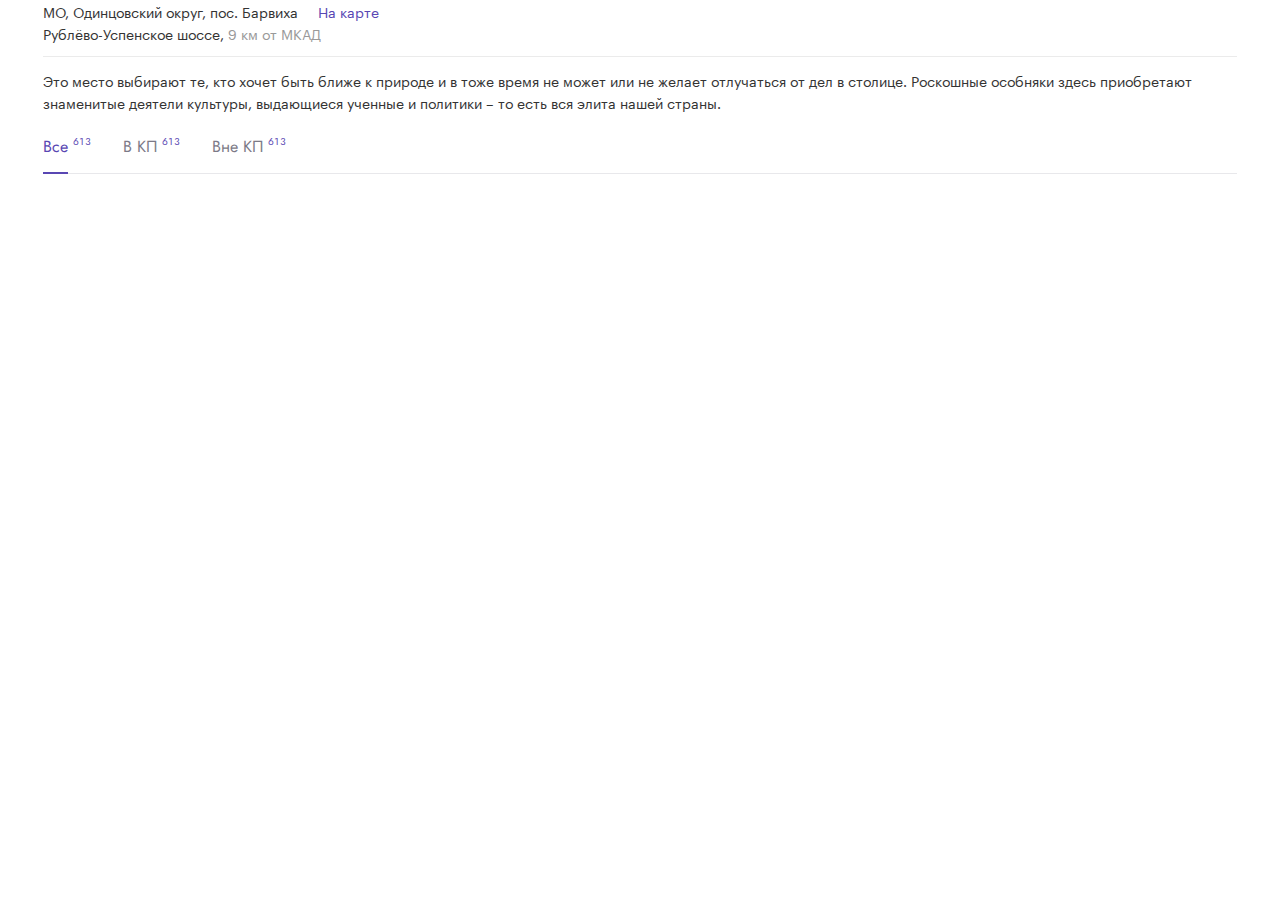
<file: listing.html>
<!DOCTYPE html>
<html lang="en">
<head>
    <meta charset="UTF-8">
    <meta http-equiv="X-UA-Compatible" content="IE=edge">
    <meta name="viewport" content="width=device-width, initial-scale=1.0">
    <title>Document</title>
    <link rel="stylesheet" href="./css/reset.css">
    <link rel="stylesheet" href="./css/font.css">
    <link rel="stylesheet" href="./css/more.css">
    <link rel="stylesheet" href="./css/style.css">
    <link rel="stylesheet" href="./css/listing.css">
</head>
<body>
    <div class="c-page">
        <div class="nl-address">
            <div class="nl-location">
                МО, Одинцовский округ, пос. Барвиха
                <a href="#" class="nm-map">На карте</a>
            </div>
            <div class="nl-highway">
                Рублёво-Успенское шоссе,
                <span class="amount">9 км от МКАД</span>
            </div>
        </div>
        <div class="nl-description">
            Это место выбирают те, кто хочет быть ближе к природе и в тоже время не может или не желает отлучаться от дел в столице. Роскошные особняки здесь приобретают знаменитые деятели культуры, выдающиеся ученные и политики – то есть вся элита нашей страны.
        </div>
        <div class="nl-tabs">
            <div class="nl-tabs__header">
                <p class="header-nl-tabs__item active" data-nmtabs="all">
                    <span>Все</span>
                    <sup>613</sup>
                </p>
                <p class="header-nl-tabs__item" data-nmtabs="in">
                    <span>В КП</span>
                    <sup>613</sup>
                </p>
                <p class="header-nl-tabs__item" data-nmtabs="out">
                    <span>Вне КП</span>
                    <sup>613</sup>
                </p>
                <span class="nl-tabs__toggler"></span>
            </div>
            <div class="nl-tabs__body">
                <div class="nl-tabs__wrapper">
                    <div class="body-nl-tabs__item" data-nmtab="all">
                    </div>
                    <div class="body-nl-tabs__item" data-nmtab="in">
                        <div class="nl-tabs__tags">
                            <div class="nl-tabs__tag">
                                Барвиха
                                <span class="amount">41</span>
                            </div>
                            <div class="nl-tabs__tag">
                                Барвиха
                                <span class="amount">41</span>
                            </div>
                            <div class="nl-tabs__tag">
                                Барвиха 2
                                <span class="amount">32</span>
                            </div>
                            <div class="nl-tabs__tag active">
                                Барвиха XXI
                                <span class="amount">23</span>
                            </div>
                            <div class="nl-tabs__tag" data-nltag="hidden">
                                Барвиха Клаб
                                <span class="amount">14</span>
                            </div>
                            <div class="nl-tabs__tag" data-nltag="hidden">
                                Барвиха НПИЗ
                                <span class="amount">5</span>
                            </div>
                            <div class="nl-tabs__tag" data-nltag="hidden">
                                Барвиха Хиллс
                                <span class="amount">16</span>
                            </div>
                            <div class="nl-tabs__tag" data-nltag="hidden">
                                МосОблДачи
                                <span class="amount">27</span>
                            </div>
                            <div class="nl-tabs__tag" data-nltag="hidden">
                                Новь
                                <span class="amount">38</span>
                            </div>
                            <div class="nl-tabs__tag" data-nltag="hidden">
                                ПЖСК Рождественский
                                <span class="amount">29</span>
                            </div>
                            <div class="nl-tabs__tag" data-nltag="hidden">
                                ПСК Барвиха
                                <span class="amount">10</span>
                            </div>
                            <div class="nl-tabs__tag" data-nltag="hidden">
                                Речной
                                <span class="amount">9</span>
                            </div>
                            <div class="nl-tabs__tag" data-nltag="hidden">
                                Рождественно
                                <span class="amount">18</span>
                            </div>
                            <div class="nl-tabs__tag" data-nltag="hidden">
                                Сады Майендорф
                                <span class="amount">27</span>
                            </div>
                            <div class="nl-tabs__tag" data-nltag="hidden">
                                СП Барвиха
                                <span class="amount">36</span>
                            </div>
                            <div class="nl-tabs__more" data-nltag="hidden">
                                Ещё
                                <span class="icon"></span>
                            </div>
                        </div>
                    </div>
                    <div class="body-nl-tabs__item" data-nmtab="out">
                        <div class="nl-tabs__tags">
                            <div class="nl-tabs__tag">
                                Барвиха
                                <span class="amount">41</span>
                            </div>
                            <div class="nl-tabs__tag">
                                Барвиха
                                <span class="amount">41</span>
                            </div>
                            <div class="nl-tabs__tag">
                                Барвиха 2
                                <span class="amount">32</span>
                            </div>
                            <div class="nl-tabs__tag active">
                                Барвиха XXI
                                <span class="amount">23</span>
                            </div>
                            <div class="nl-tabs__tag" data-nltag="hidden">
                                Барвиха Клаб
                                <span class="amount">14</span>
                            </div>
                            <div class="nl-tabs__tag" data-nltag="hidden">
                                Барвиха НПИЗ
                                <span class="amount">5</span>
                            </div>
                            <div class="nl-tabs__tag" data-nltag="hidden">
                                Барвиха Хиллс
                                <span class="amount">16</span>
                            </div>
                            <div class="nl-tabs__tag" data-nltag="hidden">
                                МосОблДачи
                                <span class="amount">27</span>
                            </div>
                            <div class="nl-tabs__tag" data-nltag="hidden">
                                Новь
                                <span class="amount">38</span>
                            </div>
                            <div class="nl-tabs__tag" data-nltag="hidden">
                                ПЖСК Рождественский
                                <span class="amount">29</span>
                            </div>
                            <div class="nl-tabs__tag" data-nltag="hidden">
                                ПСК Барвиха
                                <span class="amount">10</span>
                            </div>
                            <div class="nl-tabs__tag" data-nltag="hidden">
                                Речной
                                <span class="amount">9</span>
                            </div>
                            <div class="nl-tabs__tag" data-nltag="hidden">
                                Рождественно
                                <span class="amount">18</span>
                            </div>
                            <div class="nl-tabs__tag" data-nltag="hidden">
                                Сады Майендорф
                                <span class="amount">27</span>
                            </div>
                            <div class="nl-tabs__tag" data-nltag="hidden">
                                СП Барвиха
                                <span class="amount">36</span>
                            </div>
                            <div class="nl-tabs__more" data-nltag="hidden">
                                Ещё
                                <span class="icon"></span>
                            </div>
                        </div>
                    </div>
                </div>
            </div>
        </div>
    </div>
    <script src="./js/listing.js"></script>
</body>
</html>
</file>
<file: css/font.css>
@font-face {
  font-family: "Graphik";
  src: url("../fonts/Graphik-Regular-Web.eot") format("embedded-opentype"),
       url("../fonts/Graphik-Regular-Web.ttf") format("truetype"), 
       url("../fonts/Graphik-Regular-Web.woff") format("woff"), 
       url("../fonts/Graphik-Regular-Web.woff2") format("woff2");
  font-weight: normal;
  font-style: normal;
}

@font-face {
  font-family: "Graphik";
  src: url("../fonts/Graphik-Semibold-Web.eot") format("embedded-opentype"), 
       url("../fonts/Graphik-Semibold-Web.ttf") format("truetype"),
       url("../fonts/Graphik-Semibold-Web.woff") format("woff"), 
       url("../fonts/Graphik-Semibold-Web.woff2") format("woff2");
  font-weight: 600;
  font-style: normal;
}

@font-face {
  font-family: "Jost";
  src: url("../fonts/Jost-Regular.ttf");
  font-weight: 400;
  font-style: normal;
}
@font-face {
  font-family: "Jost";
  src: url("../fonts/Jost-Medium.ttf");
  font-weight: 500;
  font-style: normal;
}
@font-face {
  font-family: "Jost";
  src: url("../fonts/Jost-SemiBold.ttf");
  font-weight: 600;
  font-style: normal;
}

@font-face {
  font-family: "Oswald";
  src: url("../fonts/Oswald-Regular.ttf");
  font-weight: 400;
  font-style: normal;
}
</file>
<file: css/more.css>
html {
    position: relative;
}

body {
    font: 14px/20px "Graphik", sans-serif;
    background: #fff;
    margin: 0;
    padding: 0;
    color: #333;
    min-width: 1190px;
    position: relative;
}

* {
    box-sizing: border-box;
}

.c-page {
    width: 1242px;
    margin: 0 auto;
    display: block;
    position: relative;
}
</file>
<file: css/style.css>
.nm-titlebox {
    display: flex;
    align-items: flex-end;
    margin-bottom: 24px;
}
.nm-titlebox__title {
    font-weight: 600;
    font-size: calc(16px + 14 * ((100vw - 320px) / (1242 - 320)));
    line-height: calc(20px + 16 * ((100vw - 320px) / (1242 - 320)));
    /* line-height: 36px; */
    color: #333333;
    margin-right: auto;
}
.nm-titlebox__yt {
    color: #EA0C00;
}
.nm-titlebox__link {
    display: flex;
    font-family: 'Jost';
    font-weight: 600;
    font-size: 14px;
    line-height: 16px;
    color: #5947B3;
    text-decoration: none;
    transition: color .35s;
    white-space: nowrap;
}
.nm-titlebox__link .icon {
    display: block;
    width: 6px;
    height: 16px;
    margin-left: 6px;
    -webkit-mask: url('../image/nm/title-arrow.svg') center / contain no-repeat;
            mask: url('../image/nm/title-arrow.svg') center / contain no-repeat;
    background: #5947B3;
    transition: background .35s;
}
.nm-titlebox__link:hover {
    color: #7C7A87;
}
.nm-titlebox__link:hover .icon {
    background: #7C7A87;
}

.nm-filter {
    padding: 96px 0;
    margin-bottom: 48px;
    background: url('../image/nm/nmfilter-bg.png') center / cover no-repeat;
}
.nm-filter__title {
    font-weight: 600;
    font-size: 36px;
    line-height: 42px;
    font-feature-settings: 'tnum' on, 'lnum' on;
    color: #FFFFFF;
    margin-bottom: 24px;
}
.nm-filter__field {
    display: flex;
    align-items: center;
    background: #FFFFFF;
    padding: 16px;
    margin-bottom: 24px;
    border-radius: 8px;
    box-shadow: 0px 0px 4px rgba(0, 0, 0, 0.08);
    position: relative;
}
.nm-filter__field::after {
    content: '';
    display: block;
    width: calc(100% + 12px);
    height: calc(100% + 12px);
    position: absolute;
    top: -6px;
    left: -6px;
    background: rgba(255, 255, 255, .12);
    border-radius: 12px;
}
.nm-filter__input {
    font-weight: 400;
    font-size: 18px;
    line-height: 24px;
    font-feature-settings: 'tnum' on, 'lnum' on;
    color: #7C7A87;
    display: block;
    width: 100%;
    /* padding: 12px 8px 12px; */
    background: none;
    border: none;
    border-radius: 8px;
    z-index: 1;
}
.nm-filter__input:focus {
    outline: none;
}
.nm-filter__field .settings,
.nm-filter__field .search {
    display: flex;
    justify-content: center;
    align-items: center;
    width: 48px;
    height: 48px;
    border-radius: 50%;
    flex-shrink: 0;
    z-index: 1;
    cursor: pointer;
    transition: background .35s;
}
.nm-filter__field .settings .icon,
.nm-filter__field .search .icon {
    display: block;
    width: 16px;
    height: 16px;
    transition: background .35s;
}
.nm-filter__field .settings {
    background: #E9E6FA;
}
.nm-filter__field .settings .icon {
    -webkit-mask: url('../image/nm/filter.svg') center / contain no-repeat;
            mask: url('../image/nm/filter.svg') center / contain no-repeat;
    background: #5947B3;
}
.nm-filter__field .settings:hover {
    background: #5947B3;
}
.nm-filter__field .settings:hover .icon {
    background: #FFFFFF;
}
.nm-filter__field .search {
    background: #5947B3;
    margin-left: 12px;
}
.nm-filter__field .search .icon {
    -webkit-mask: url('../image/nm/Search.svg') center / contain no-repeat;
            mask: url('../image/nm/Search.svg') center / contain no-repeat;
    background: #FFFFFF;
}
.nm-filter__field .search:hover {
    background: #E9E6FA;
}
.nm-filter__field .search:hover .icon {
    background: #5947B3;
}
.nm-filter__tags {
    display: flex;
    flex-wrap: wrap;
    margin: 0 -6px -12px;
}
.nm-filter__tags .nm-filter__tags {
    display: inline-flex;
}
.nm-filter__tag {
    display: block;
    font-weight: 400;
    font-size: 13px;
    line-height: 30px;
    font-feature-settings: 'tnum' on, 'lnum' on;
    color: #333333;
    padding: 0 12px;
    margin: 0 6px 12px;
    background: rgba(255, 255, 255, 0.9);
    border-radius: 16px;
    transition: color .35s, background .35s;
}
.nm-filter__tag[data-nmfilter="hidden"] {
    display: none;
}
.nm-filter__tag .amount {
    font-size: 12px;
    color: #A6A5AD;
    margin-left: 8px;
    transition: color .35s;
}
.nm-filter__tag:hover {
    color: #FFFFFF;
    background: #5947B3E6;
}
.nm-filter__tag:hover .amount {
    color: #E9E6FA;
}
.nm-filter__toggler {
    margin: 0 6px 12px;
    padding: 0 12px;
    background: rgba(255, 255, 255, 0.9);
    border-radius: 16px;
    cursor: pointer;
    transition: background .35s;
}
.nm-filter__toggler .icon {
    display: block;
    width: 14px;
    height: 30px;
    -webkit-mask: url('../image/nm/filter-more.svg') center / contain no-repeat;
            mask: url('../image/nm/filter-more.svg') center / contain no-repeat;
    background: #333333;
    transition: background .35s;
}
.nm-filter__toggler:hover {
    background: #5947B3E6;
}
.nm-filter__toggler:hover .icon {
    background: #FFFFFF;
}

.nm-compilation {
    margin-bottom: 48px;
}
.nm-compilation__row {
    display: flex;
    margin: 0 -16px;
}
.nm-compilation__row + .nm-compilation__row {
    margin-top: 24px;
}
.nm-compilation__item {
    margin: 0 16px;
}
.nm-compilation__block {
}
.block-nm-compilation__image {
    overflow: hidden;
    position: relative;
    border-radius: 8px;
    margin-bottom: 16px;
}
.block-nm-compilation__image img {
    display: block;
    width: 100%;
    height: 100%;
    object-fit: fill;
    transform: scale(1);
    transition: transform .35s;
}
.block-nm-compilation__overlay {
    position: absolute;
    top: 0;
    left: 0;
    width: 100%;
    height: 100%;
    padding: 16px 18px;
}
.block-nm-compilation__tag {
    display: inline-block;
    font-weight: 400;
    font-size: 12px;
    line-height: 24px;
    font-feature-settings: 'tnum' on, 'lnum' on;
    color: #1E1E21;
    padding: 0 12px;
    background: #FFFFFF;
    border-radius: 16px;
}
.block-nm-compilation__title {
    font-family: 'Jost';
    font-style: normal;
    font-weight: 600;
    font-size: 16px;
    line-height: 20px;
    font-feature-settings: 'tnum' on, 'lnum' on;
    color: #333333;
    margin-bottom: 4px;
    transition: color .35s;
}
.block-nm-compilation__amount {
    font-weight: 400;
    font-size: 12px;
    line-height: 16px;
    font-feature-settings: 'tnum' on, 'lnum' on;
    color: #A6A5AD;
}
.nm-compilation__block:hover .block-nm-compilation__title {
    color: #5947B3;
}
.nm-compilation__block:hover .block-nm-compilation__image img {
    transform: scale(1.05);
}
.nm-compilation__block.nm-compilation__block-full .block-nm-compilation__image {
    height: 100%;
    margin-bottom: 0;
}
.nm-compilation__block.nm-compilation__block-full .block-nm-compilation__overlay {
    display: flex;
    flex-direction: column;
    align-items: flex-start;
    background: linear-gradient(180deg, rgba(30, 30, 33, 0) 50%, rgba(30, 30, 33, 0.9) 100%);
}
.nm-compilation__block.nm-compilation__block-full .block-nm-compilation__tag {
    margin-bottom: auto;
}
.nm-compilation__block.nm-compilation__block-full .block-nm-compilation__title {
    color: #FFFFFF;
}
.nm-compilation__block.nm-compilation__block-full .block-nm-compilation__amount {
    color: #FFFFFF;
}
.nm-compilation__amount {
    background: #F0F0FF;
    border-radius: 8px;
    padding: 18px 16px;
    flex-grow: 1;
    transition: background .35s;
}
.amount-nm-compilation__title {
    font-family: 'Jost';
    font-weight: 500;
    font-size: 16px;
    line-height: 20px;
    text-align: center;
    font-feature-settings: 'tnum' on, 'lnum' on;
    color: #5947B3;
    margin-bottom: 14px;
    transition: color .35s;
}
.amount-nm-compilation__count {
    font-family: 'Jost';
    font-weight: 500;
    font-size: 88px;
    line-height: 88px;
    text-align: center;
    letter-spacing: -2px;
    color: #333333;
    margin-bottom: 4px;
    transition: color .35s;
}
.amount-nm-compilation__info {
    font-weight: 400;
    font-size: 12px;
    line-height: 16px;
    text-align: center;
    font-feature-settings: 'tnum' on, 'lnum' on;
    color: #333333;
    transition: color .35s;
}
.nm-compilation__amount:hover {
    background: #5947B3;
}
.nm-compilation__amount:hover .amount-nm-compilation__title {
    color: #F0F0FF;
}
.nm-compilation__amount:hover .amount-nm-compilation__count {
    color: #FFFFFF;
}
.nm-compilation__amount:hover .amount-nm-compilation__info {
    color: #FFFFFF;
}
.nm-compilation__special {
    display: flex;
    flex-direction: column;
    padding: 18px 16px;
    border-radius: 8px;
    background: #5947B3;
    flex-grow: 1;
    transition: background .35s;
}
.special-nm-compilation__tag {
    font-family: 'Jost';
    font-weight: 500;
    font-size: 24px;
    line-height: 30px;
    font-feature-settings: 'tnum' on, 'lnum' on;
    color: #FFD767;
    transition: color .35s;
}
.special-nm-compilation__title {
    font-family: 'Jost';
    font-weight: 500;
    font-size: 24px;
    line-height: 30px;
    font-feature-settings: 'tnum' on, 'lnum' on;
    color: #FFFFFF;
    margin-bottom: 12px;
    transition: color .35s;
}
.special-nm-compilation__image {
    display: block;
    width: 36px;
    height: 36px;
    object-fit: contain;
    margin-top: auto;
}
.nm-compilation__special:hover {
    background: #F0F0FF;
}
.nm-compilation__special:hover .special-nm-compilation__tag {
    color: #5947B3;
}
.nm-compilation__special:hover .special-nm-compilation__title {
    color: #333333;
}
.nm-compilation__smile {
    flex-basis: 176px;
    padding: 28px 16px 18px;
    border-radius: 8px;
    transition: background .35s;
}
.smile-nm-compilation__image {
    display: flex;
    align-items: center;
    justify-content: center;
    width: 80px;
    height: 80px;
    margin: 0 auto 18px;
    border-radius: 50%;
    transition: background .35s;
}
.smile-nm-compilation__image img {
    display: block;
    width: 36px;
    height: 36px;
    object-fit: contain;
}
.smile-nm-compilation__title {
    font-family: 'Jost';
    font-weight: 500;
    font-size: 16px;
    line-height: 20px;
    text-align: center;
    font-feature-settings: 'tnum' on, 'lnum' on;
    margin-bottom: 4px;
    transition: color .35s;
}
.smile-nm-compilation__amount {
    font-weight: 400;
    font-size: 12px;
    line-height: 16px;
    text-align: center;
    font-feature-settings: 'tnum' on, 'lnum' on;
    transition: color .35s;
}
.nm-compilation__smile-dark {
    background: #5947B3;
}
.nm-compilation__smile-dark .smile-nm-compilation__image {
    background: #FFFFFF33;
    mix-blend-mode: normal;
}
.nm-compilation__smile-dark .smile-nm-compilation__title {
    color: #FFFFFF;
}
.nm-compilation__smile-dark .smile-nm-compilation__amount {
    color: #FFFFFF;
}
.nm-compilation__smile-dark:hover {
    background: #F0F0FF;
}
.nm-compilation__smile-dark:hover .smile-nm-compilation__image {
    background: #5947B31A;
}
.nm-compilation__smile-dark:hover .smile-nm-compilation__title {
    color: #333333;
}
.nm-compilation__smile-dark:hover .smile-nm-compilation__amount {
    color: #333333;
}
.nm-compilation__smile-light {
    background: #F0F0FF;
}
.nm-compilation__smile-light .smile-nm-compilation__image {
    background: #5947B31A;
    mix-blend-mode: normal;
}
.nm-compilation__smile-light .smile-nm-compilation__title {
    color: #333333;
}
.nm-compilation__smile-light .smile-nm-compilation__amount {
    color: #333333;
}
.nm-compilation__smile-light:hover {
    background: #5947B3;
}
.nm-compilation__smile-light:hover .smile-nm-compilation__image {
    background: #FFFFFF33;
}
.nm-compilation__smile-light:hover .smile-nm-compilation__title {
    color: #FFFFFF;
}
.nm-compilation__smile-light:hover .smile-nm-compilation__amount {
    color: #FFFFFF;
}

.nm-exclusive {
    margin-bottom: 76px;
}
.nm-exclusive__wrapper {
    position: relative;
}
.nm-exclusive__slider {
    margin: -20px;
    padding: 20px;
    position: relative;
}
.nm-exclusive__slide {
    position: relative;
    overflow: hidden;
    border-radius: 8px;
    user-select: none;
    background: #FFFFFF;
    box-shadow: 0px 0px 4px rgba(37, 36, 41, 0.04), 0px 4px 16px rgba(37, 36, 41, 0.08);
}
.nm-exclusive__slide:hover .inner-nm-exclusive__pagination {
    opacity: 1;
}
.slide-nm-exclusive__inner {
    position: relative;
}
.inner-nm-exclusive__pagination {
    display: flex;
    position: absolute;
    bottom: 12px;
    left: 0;
    padding: 0 24px;
    z-index: 1;
    opacity: 0;
    transition: opacity .35s;
}
.inner-nm-exclusive__pagination .swiper-pagination-bullet {
    width: 100%;
    height: 3px;
    background: #FFFFFF;
    opacity: 0.8;
    border-radius: 0;
    transition: background .35s;
}
.inner-nm-exclusive__pagination .swiper-pagination-bullet.swiper-pagination-bullet-active {
    background: #EA0C00;
}
.slide-nm-exclusive__image {
    display: block;
    width: 100%;
    height: auto;
    aspect-ratio: 384 / 240;
}
.slide-nm-exclusive__content {
    display: flex;
    flex-direction: column;
    padding: 24px 20px;
}
.slide-nm-exclusive__title {
    font-weight: 600;
    font-size: 20px;
    line-height: 26px;
    font-feature-settings: 'tnum' on, 'lnum' on;
    color: #333333;
    padding-bottom: 16px;
    margin-bottom: 16px;
    border-bottom: 1px solid #EBEBEB;
}
.slide-nm-exclusive__characteristics {
    display: flex;
    margin: 0 -4px;
    padding-bottom: 16px;
    margin-bottom: 16px;
    border-bottom: 1px solid #EBEBEB;
}
.characteristics-nm-exclusive__item {
    width: 100%;
    margin: 0 4px;
}
.characteristics-nm-exclusive__title {
    font-family: 'Oswald';
    font-weight: 400;
    font-size: 26px;
    line-height: 26px;
    font-feature-settings: 'tnum' on, 'lnum' on;
    color: #333333;
    white-space: nowrap;
    margin-bottom: 8px;
}
.characteristics-nm-exclusive__text {
    font-weight: 400;
    font-size: 12px;
    line-height: 16px;
    font-feature-settings: 'tnum' on, 'lnum' on;
    color: #333333;
}
.slide-nm-exclusive__agency {
    display: flex;
    align-items: flex-start;
    padding-bottom: 16px;
    margin-bottom: 16px;
    border-bottom: 1px solid #EBEBEB;
}
.agency-nm-exclusive__image {
    width: auto;
    height: 100%;
    max-height: 40px;
    margin-right: 16px;
}
.agency-nm-exclusive__name {
    font-family: 'Jost';
    font-weight: 500;
    font-size: 16px;
    line-height: 20px;
    font-feature-settings: 'tnum' on, 'lnum' on;
    color: #333333;
}
.agency-nm-exclusive__agency {
    font-weight: 400;
    font-size: 13px;
    line-height: 16px;
    font-feature-settings: 'tnum' on, 'lnum' on;
    color: #5947B3;
}
.slide-nm-exclusive__footer {
    display: flex;
    align-items: flex-end;
}
.footer-nm-exclusive__price {
    margin-right: auto;
}
.footer-nm-exclusive__price .price-box .actual {
    font-family: 'Jost';
    font-style: normal;
    font-weight: 600;
    font-size: 24px;
    line-height: 24px;
    color: #5947B3;
    margin-bottom: 8px;
}
.footer-nm-exclusive__price .price-box .metr {
    font-weight: 400;
    font-size: 14px;
    line-height: 14px;
    font-feature-settings: 'tnum' on, 'lnum' on;
    color: #999999;
}
.nm-exclusive__navigation {
    display: flex;
    align-items: center;
    margin-top: 32px;
}
.nm-exclusive__navigation .swiper-scrollbar {
    width: 100%;
    height: 1px;
    background: #E8E8EB;
    margin-right: 24px;
}
.nm-exclusive__navigation .swiper-scrollbar-drag {
    background: #1E1E21;
}
.nm-exclusive__pagination {
    position: absolute;
    top: calc(100% + 21px) !important;
    left: 50% !important;
    bottom: auto !important;
    display: flex;
    width: auto !important;
    transform: translateX(-50%);
}
.nm-exclusive__bullet {
    display: block;
    width: 12px;
    height: 12px;
    background: #1E1E21;
    border-radius: 50%;
    opacity: 0.4;
    transition: opacity .35s, background .35s;
    cursor: pointer;
}
.nm-exclusive__bullet + .nm-exclusive__bullet {
    margin-left: 8px;
}
.pagination-nm-exclusive__line {
    position: absolute;
    top: 0;
    left: 0;
    right: calc(100% - 12px);
    width: auto;
    height: 12px;
    background: #5947B3;
    border-radius: 8px;
    left: 0;
    user-select: none;
    pointer-events: none;
    transition: width .35s, left .35s, right .35s;
}
.nm-exclusive__prev,
.nm-exclusive__next {
    display: flex;
    justify-content: center;
    align-items: center;
    width: 36px;
    height: 36px;
    background: #FFFFFF;
    border: 1px solid #EBEBEB;
    border-radius: 50%;
    z-index: 1;
    cursor: pointer;
    opacity: 1;
    user-select: none;
    transition: background .35s, opacity .35s;
    flex-shrink: 0;
}
.nm-exclusive__prev {
    margin-right: 8px;
}
.nm-exclusive__prev .icon,
.nm-exclusive__next .icon {
    display: block;
    width: 16px;
    height: 16px;
    -webkit-mask: url('../image/nm/slider-arrow.svg') center / contain no-repeat;
            mask: url('../image/nm/slider-arrow.svg') center / contain no-repeat;
    background: #333333;
    transition: background .35s;
}
.nm-exclusive__prev .icon {
    transform: rotate(180deg);
}
.nm-exclusive__prev.disabled,
.nm-exclusive__next.disabled {
    cursor: not-allowed;
}
.nm-exclusive__prev.disabled .icon,
.nm-exclusive__next.disabled .icon {
    background: #999999;
}
.nm-exclusive__prev:not(.disabled):hover,
.nm-exclusive__next:not(.disabled):hover {
    background: #5947B3;
}
.nm-exclusive__prev:not(.disabled):hover .icon,
.nm-exclusive__next:not(.disabled):hover .icon {
    background: #FFFFFF;
}



.nm-author {
    margin-bottom: 76px;
}
.nm-author__wrapper {
    position: relative;
}
.nm-author__slider {
}
.nm-author__slide {
    position: relative;
    overflow: hidden;
    border-radius: 8px;
    /* max-width: 220px; */
    user-select: none;
}
.slide-nm-author__image {
    display: block;
    width: 100%;
    height: auto;
    object-fit: cover;
    object-position: center;
    aspect-ratio: 592 / 280;
    transform: scale(1);
    transition: transform .35s;
}
.slide-nm-author__overlay {
    position: absolute;
    top: 0;
    left: 0;
    display: flex;
    flex-direction: column;
    align-items: flex-start;
    width: 100%;
    height: 100%;
    padding: 18px 16px;
}
.slide-nm-author__tag {
    font-weight: 400;
    font-size: 12px;
    line-height: 24px;
    font-feature-settings: 'tnum' on, 'lnum' on;
    color: #1E1E21;
    padding: 0 12px;
    background: #FFFFFF;
    border-radius: 16px;
    margin-bottom: auto;
}
.slide-nm-author__title {
    font-family: 'Jost';
    font-style: normal;
    font-weight: 600;
    font-size: 24px;
    line-height: 32px;
    color: #FFFFFF;
    margin-bottom: 8px;
    width: 50%;
}
.slide-nm-author__subtitle {
    font-family: 'Jost';
    font-style: normal;
    font-weight: 400;
    font-size: 16px;
    line-height: 20px;
    font-feature-settings: 'tnum' on, 'lnum' on;
    color: #FFFFFF;
}
.nm-author__slide:hover .slide-nm-author__image {
    transform: scale(1.05);
}
.nm-author__pagination {
    position: absolute;
    top: calc(100% + 21px) !important;
    left: 50% !important;
    bottom: auto !important;
    display: flex;
    width: auto !important;
    transform: translateX(-50%);
}
.nm-author__bullet {
    display: block;
    width: 12px;
    height: 12px;
    background: #1E1E21;
    border-radius: 50%;
    opacity: 0.4;
    transition: opacity .35s, background .35s;
    cursor: pointer;
}
.nm-author__bullet + .nm-author__bullet {
    margin-left: 8px;
}
.pagination-nm-author__line {
    position: absolute;
    top: 0;
    left: 0;
    right: calc(100% - 12px);
    width: auto;
    height: 12px;
    background: #5947B3;
    border-radius: 8px;
    left: 0;
    user-select: none;
    pointer-events: none;
    transition: width .35s, left .35s, right .35s;
}
.nm-author__prev,
.nm-author__next {
    display: flex;
    justify-content: center;
    align-items: center;
    width: 48px;
    height: 48px;
    position: absolute;
    top: 50%;
    transform: translateY(-50%);
    background: #FFFFFF;
    box-shadow: 0px 4px 12px rgba(0, 0, 0, 0.08);
    border-radius: 50%;
    z-index: 1;
    cursor: pointer;
    opacity: 1;
    user-select: none;
    transition: background .35s, opacity .35s;
}
.nm-author__prev .icon,
.nm-author__next .icon {
    display: block;
    width: 24px;
    height: 24px;
    -webkit-mask: url('../image/nm/slider-arrow.svg') center / contain no-repeat;
            mask: url('../image/nm/slider-arrow.svg') center / contain no-repeat;
    background: #5947B3;
    transition: background .35s;
}
.nm-author__prev .icon {
    transform: rotate(180deg);
}
.nm-author__prev {
    left: -24px;
}
.nm-author__next {
    right: -24px;
}
.nm-author__prev.disabled,
.nm-author__next.disabled {
    opacity: 0;
    pointer-events: none;
}
.nm-author__prev:hover,
.nm-author__next:hover {
    background: #5947B3;
}
.nm-author__prev:hover .icon,
.nm-author__next:hover .icon {
    background: #FFFFFF;
}

.nm-popular {
    margin-bottom: 76px;
}
.nm-popular__wrapper {
    position: relative;
}
.nm-popular__slider {
}
.nm-popular__slide {
    position: relative;
    overflow: hidden;
    border-radius: 8px;
    /* max-width: 220px; */
    user-select: none;
}
.slide-nm-popular__image {
    display: block;
    width: 100%;
    height: auto;
    object-fit: cover;
    object-position: center;
    aspect-ratio: 220 / 400;
    transform: scale(1);
    transition: transform .35s;
}
.slide-nm-popular__overlay {
    position: absolute;
    top: 0;
    left: 0;
    display: flex;
    flex-direction: column;
    align-items: flex-start;
    width: 100%;
    height: 100%;
    padding: 18px 16px;
    background: linear-gradient(180deg, rgba(30, 30, 33, 0) 20%, rgba(30, 30, 33, 0.9) 100%);
}
.slide-nm-popular__tag {
    font-weight: 400;
    font-size: 12px;
    line-height: 24px;
    font-feature-settings: 'tnum' on, 'lnum' on;
    color: #1E1E21;
    padding: 0 12px;
    background: #FFFFFF;
    border-radius: 16px;
    margin-bottom: auto;
}
.slide-nm-popular__logo {
    display: block;
    width: 100%;
    height: auto;
    aspect-ratio: 188 / 114;
    margin-bottom: 14px;
}
.slide-nm-popular__devider {
    display: block;
    width: 16px;
    height: 4px;
    margin: 0 auto 14px;
    background: #FFFFFF;
}
.slide-nm-popular__title {
    font-family: 'Jost';
    font-weight: 600;
    font-size: 16px;
    line-height: 20px;
    text-align: center;
    font-feature-settings: 'tnum' on, 'lnum' on;
    color: #FFFFFF;
    width: 100%;
    margin-bottom: 4px;
}
.slide-nm-popular__amount {
    font-weight: 400;
    font-size: 12px;
    line-height: 16px;
    text-align: center;
    font-feature-settings: 'tnum' on, 'lnum' on;
    color: #FFFFFF;
    width: 100%;
}
.nm-popular__slide:hover .slide-nm-popular__image {
    transform: scale(1.05);
}
.nm-popular__pagination {
    position: absolute;
    top: calc(100% + 21px) !important;
    left: 50% !important;
    bottom: auto !important;
    display: flex;
    width: auto !important;
    transform: translateX(-50%);
}
.nm-popular__bullet {
    display: block;
    width: 12px;
    height: 12px;
    background: #1E1E21;
    border-radius: 50%;
    opacity: 0.4;
    transition: opacity .35s, background .35s;
    cursor: pointer;
}
.nm-popular__bullet + .nm-popular__bullet {
    margin-left: 8px;
}
.pagination-nm-popular__line {
    position: absolute;
    top: 0;
    left: 0;
    right: calc(100% - 12px);
    width: auto;
    height: 12px;
    background: #5947B3;
    border-radius: 8px;
    left: 0;
    user-select: none;
    pointer-events: none;
    transition: width .35s, left .35s, right .35s;
}
.nm-popular__prev,
.nm-popular__next {
    display: flex;
    justify-content: center;
    align-items: center;
    width: 48px;
    height: 48px;
    position: absolute;
    top: 50%;
    transform: translateY(-50%);
    background: #FFFFFF;
    box-shadow: 0px 4px 12px rgba(0, 0, 0, 0.08);
    border-radius: 50%;
    z-index: 1;
    cursor: pointer;
    opacity: 1;
    user-select: none;
    transition: background .35s, opacity .35s;
}
.nm-popular__prev .icon,
.nm-popular__next .icon {
    display: block;
    width: 24px;
    height: 24px;
    -webkit-mask: url('../image/nm/slider-arrow.svg') center / contain no-repeat;
            mask: url('../image/nm/slider-arrow.svg') center / contain no-repeat;
    background: #5947B3;
    transition: background .35s;
}
.nm-popular__prev .icon {
    transform: rotate(180deg);
}
.nm-popular__prev {
    left: -24px;
}
.nm-popular__next {
    right: -24px;
}
.nm-popular__prev.disabled,
.nm-popular__next.disabled {
    opacity: 0;
    pointer-events: none;
}
.nm-popular__prev:hover,
.nm-popular__next:hover {
    background: #5947B3;
}
.nm-popular__prev:hover .icon,
.nm-popular__next:hover .icon {
    background: #FFFFFF;
}

.nm-news {
    margin-bottom: 48px;
}
.nm-news__list {
    display: flex;
    margin: 0 -16px;
}
.nm-news__item {
    width: 100%;
    padding: 18px 16px;
    margin: 0 16px;
    background: #F7F6FB;
    border-radius: 8px;
}
.item-nm-news__date {
    display: flex;
    margin-bottom: 18px;
}
.item-nm-news__day {
    font-family: 'Oswald';
    font-weight: 400;
    font-size: 32px;
    line-height: 40px;
    font-feature-settings: 'tnum' on, 'lnum' on;
    color: #333333;
}
.item-nm-news__day-info {
    padding-left: 10px;
    margin-left: 10px;
    border-left: 1px solid #DEDEE0;
}
.item-nm-news__month {
    font-family: 'Jost';
    font-weight: 400;
    font-size: 14px;
    line-height: 20px;
    color: #333333;
}
.item-nm-news__weekday {
    font-family: 'Jost';
    font-weight: 400;
    font-size: 14px;
    line-height: 20px;
    color: #A6A5AD;
}
.item-nm-news__title {
    font-family: 'Jost';
    font-style: normal;
    font-weight: 500;
    font-size: 18px;
    line-height: 24px;
    color: #333333;
}

.nm-journal {
    margin-bottom: 48px;
}
.nm-journal__header {
    display: flex;
    padding-bottom: 16px;
    margin-bottom: 24px;
    border-bottom: 1px solid #E8E8EB;
    position: relative;
}
.nm-journal__toggler {
    content: '';
    position: absolute;
    left: 0px;
    bottom: -1px;
    display: block;
    width: 0px;
    height: 2px;
    background: #5947B3;
    transition: left .35s, width .35s;
}
.header-nm-journal__item {
    font-family: 'Jost';
    font-style: normal;
    font-weight: 400;
    font-size: 16px;
    line-height: 20px;
    color: #7C7A87;
    transition: color .35s;
    cursor: pointer;
}
.header-nm-journal__item.active {
    color: #5947B3;
}
.header-nm-journal__item + .header-nm-journal__item {
    margin-left: 24px;
}
.header-nm-journal__item:hover {
    color: #5947B3;
}
.nm-journal__body {
    overflow: hidden;
}
.body-nm-journal__wrapper {
    display: flex;
    transition: transform .35s;
}
.body-nm-journal__item {
    display: block;
    width: 100%;
    flex-shrink: 0;
    transition: opacity .35s, transform .35s;
    /* animation: tab normal 0.35s linear 1; */
}
.body-nm-journal__item + .body-nm-journal__item {
    margin-left: 32px;
}
.body-nm-journal__item.active {
    display: block;
}
.body-nm-journal__grid {
    display: grid;
    grid-template-columns: repeat(4, 1fr);
    grid-gap: 32px;
    grid-template-areas: "Big Big Small1 Small2"
                         "Big Big Medium Medium";
    margin-bottom: 24px;
}
.item-body-nm-journal__news {
    overflow: hidden;
    border-radius: 8px;
    position: relative;
}
.item-body-nm-journal__news.big {
    grid-area: Big;
}
.item-body-nm-journal__news.medium {
    grid-area: Medium;
}
.item-body-nm-journal__image {
    display: block;
    width: 100%;
    height: 100%;
    aspect-ratio: 1 / 1;
    object-fit: cover;
    transform: scale(1);
    transition: transform .35s;
}
.item-body-nm-journal__news.medium .item-body-nm-journal__image {
    aspect-ratio: 2 / 1;
}
.item-body-nm-journal__overlay {
    display: flex;
    flex-direction: column;
    align-items: flex-start;
    position: absolute;
    top: 0;
    left: 0;
    width: 100%;
    height: 100%;
    padding: 18px 16px;
    background: linear-gradient(180deg, rgba(30, 30, 33, 0) 50%, rgba(30, 30, 33, 0.9) 100%);
}
.item-body-nm-journal__tag {
    font-weight: 400;
    font-size: 12px;
    line-height: 24px;
    font-feature-settings: 'tnum' on, 'lnum' on;
    color: #1E1E21;
    padding: 0 12px;
    background: #FFFFFF;
    border-radius: 16px;
    margin-bottom: auto;
}
.item-body-nm-journal__title {
    font-weight: 600;
    font-size: 24px;
    line-height: 32px;
    color: #FFFFFF;
    margin-bottom: 4px;
}
.item-body-nm-journal__date {
    font-weight: 400;
    font-size: 12px;
    line-height: 16px;
    font-feature-settings: 'tnum' on, 'lnum' on;
    color: #FFFFFF;
}
.item-body-nm-journal__news:hover .item-body-nm-journal__image {
    transform: scale(1.05);
}
.item-body-nm-journal__link {
    font-family: 'Jost';
    font-weight: 600;
    font-size: 16px;
    line-height: 56px;
    color: #5947B3;
    display: flex;
    align-items: center;
    justify-content: center;
    width: 100%;
    background: #F7F6FB;
    border-radius: 8px;
    transition: color .35s, background .35s;
}
.item-body-nm-journal__link .icon {
    display: block;
    width: 6px;
    height: 20px;
    margin-left: 6px;
    -webkit-mask: url('../image/nm/title-arrow.svg') center / contain no-repeat;
            mask: url('../image/nm/title-arrow.svg') center / contain no-repeat;
    background: #5947B3;
    transition: background .35s;
    transition: background .35s;
}
.item-body-nm-journal__link:hover {
    color: #F7F6FB;
    background: #5947B3;
}
.item-body-nm-journal__link:hover .icon {
    background: #F7F6FB;
}

@keyframes tab {
    0% {
        opacity: 0;
        transform: scale(0.9);
    }
    100% {
        opacity: 1;
        transform: scale(1);
    }
}

.nm-youtube {
    margin-bottom: 76px;
}
.nm-youtube__wrapper {
    position: relative;
}
.nm-youtube__slider {
}
.nm-youtube__slide {
    position: relative;
    overflow: hidden;
    border-radius: 8px;
    /* max-width: 220px; */
    user-select: none;
}
.slide-nm-youtube__image {
    display: block;
    width: 100%;
    height: auto;
    object-fit: cover;
    object-position: center;
    aspect-ratio: 560 / 314;
    transform: scale(1);
    transition: transform .35s;
}
.nm-youtube__slide:hover .slide-nm-youtube__image {
    transform: scale(1.05);
}
.nm-youtube__pagination {
    position: absolute;
    top: calc(100% + 21px) !important;
    left: 50% !important;
    bottom: auto !important;
    display: flex;
    width: auto !important;
    transform: translateX(-50%);
}
.nm-youtube__bullet {
    display: block;
    width: 12px;
    height: 12px;
    background: #1E1E21;
    border-radius: 50%;
    opacity: 0.4;
    transition: opacity .35s, background .35s;
    cursor: pointer;
}
.nm-youtube__bullet + .nm-youtube__bullet {
    margin-left: 8px;
}
.pagination-nm-youtube__line {
    position: absolute;
    top: 0;
    left: 0;
    right: calc(100% - 12px);
    width: auto;
    height: 12px;
    background: #5947B3;
    border-radius: 8px;
    left: 0;
    user-select: none;
    pointer-events: none;
    transition: width .35s, left .35s, right .35s;
}
.nm-youtube__prev,
.nm-youtube__next {
    display: flex;
    justify-content: center;
    align-items: center;
    width: 48px;
    height: 48px;
    position: absolute;
    top: 50%;
    transform: translateY(-50%);
    background: #FFFFFF;
    box-shadow: 0px 4px 12px rgba(0, 0, 0, 0.08);
    border-radius: 50%;
    z-index: 1;
    cursor: pointer;
    opacity: 1;
    user-select: none;
    transition: background .35s, opacity .35s;
}
.nm-youtube__prev .icon,
.nm-youtube__next .icon {
    display: block;
    width: 24px;
    height: 24px;
    -webkit-mask: url('../image/nm/slider-arrow.svg') center / contain no-repeat;
            mask: url('../image/nm/slider-arrow.svg') center / contain no-repeat;
    background: #5947B3;
    transition: background .35s;
}
.nm-youtube__prev .icon {
    transform: rotate(180deg);
}
.nm-youtube__prev {
    left: -24px;
}
.nm-youtube__next {
    right: -24px;
}
.nm-youtube__prev.disabled,
.nm-youtube__next.disabled {
    opacity: 0;
    pointer-events: none;
}
.nm-youtube__prev:hover,
.nm-youtube__next:hover {
    background: #5947B3;
}
.nm-youtube__prev:hover .icon,
.nm-youtube__next:hover .icon {
    background: #FFFFFF;
}

@media screen and (min-width: 768px) {
    .nm-titlebox__title {
        font-size: 30px;
    }
    html {
        min-width: 1242px;
    }
    .nm-filter {
        min-width: 1242px;
    }
    .c-page {
        padding: 0 24px;
    }
}
@media screen and (max-width: 767px) {
    body {
        min-width: auto;
    }
    .c-page {
        width: 100%;
        padding: 0 24px;
    }
    .nm-compilation__row {
        flex-wrap: wrap;
    }
    .nm-compilation__block {
        width: calc(50% - 32px);
        order: 1;
    }
    .nm-compilation__smile {
        flex-basis: auto;
        width: calc(40% - 32px);
        margin-bottom: 32px;
    }
    .nm-compilation__special,
    .nm-compilation__amount {
        width: calc(60% - 32px);
        margin-bottom: 32px;
    }
    .nm-youtube__prev,
    .nm-author__prev,
    .nm-popular__prev {
        left: -16px;
    }
    .nm-youtube__next,
    .nm-author__next,
    .nm-popular__next {
        right: -16px;
    }
    .nm-news__list {
        flex-wrap: wrap;
    }
    .nm-news__item + .nm-news__item {
        margin-top: 16px;
    }
    .nm-journal__header {
        overflow-x: auto;
        overflow-y: hidden;
    }
    .header-nm-journal__item {
        white-space: nowrap;
    }
    .body-nm-journal__grid {
        display: flex;
        flex-wrap: wrap;
        grid-gap: 0px;
    }
    .item-body-nm-journal__news.big {
        width: 100%;
        margin-bottom: 32px;
    }
    .item-body-nm-journal__news.small {
        width: calc(100% / 2 - 32px / 2);
        margin-bottom: 32px;
    }
    .item-body-nm-journal__news.small + .small {
        margin-left: 32px;
    }
    .item-body-nm-journal__news.medium {
        width: 100%;
    }
}
@media screen and (max-width: 567px) {
    .nm-filter {
        padding: 48px 0;
    }
    .nm-filter__title {
        font-size: 24px;
        line-height: 28px;
    }
    .nm-filter__field {
        padding: 12px 8px;
    }
    .nm-filter__input {
        font-size: 16px;
        line-height: 20px;
    }
    .nm-filter__field .search {
        margin-left: 6px;
    }
    .nm-filter__field .settings, .nm-filter__field .search {
        width: 40px;
        height: 40px;
    }
    .nm-filter__tag {
        padding: 0 8px;
        font-size: 12px;
    }
    .nm-filter__tag .amount {
        margin-left: 4px;
    }
    .nm-compilation__row + .nm-compilation__row {
        margin-top: 0;
    }
    .nm-compilation__smile {
        display: flex;
        flex-direction: column;
        justify-content: center;
        width: 100%;
        min-height: calc(18px * 2 + 80px);
        padding: 18px 16px;
        margin-bottom: 16px;
        position: relative;
    }
    .smile-nm-compilation__image {
        position: absolute;
        top: 50%;
        right: 16px;
        transform: translateY(-50%);
    }
    .smile-nm-compilation__title {
        text-align: left;
    }
    .smile-nm-compilation__amount {
        text-align: left;
    }
    .nm-compilation__amount {
        width: 100%;
        margin-bottom: 16px;
    }
    .amount-nm-compilation__count {
        font-size: 60px;
        line-height: 60px;
    }
    .nm-compilation__block {
        width: 100%;
        margin-bottom: 16px;
    }
    .nm-compilation__special {
        margin-bottom: 16px;
    }
    .special-nm-compilation__tag,
    .special-nm-compilation__title {
        font-size: 20px;
    }
    .item-body-nm-journal__overlay {
        background: linear-gradient(180deg, rgba(30, 30, 33, 0) 20%, rgba(30, 30, 33, 0.9) 100%);
    }
    .item-body-nm-journal__news.small {
        width: 100%;
    }
    .item-body-nm-journal__news.small .item-body-nm-journal__image {
        aspect-ratio: 2 / 1;
    }
    .item-body-nm-journal__news.small + .small {
        margin-left: 0;
    }
    .item-body-nm-journal__title {
        font-size: 20px;
    }
    .nm-popular__prev, .nm-popular__next,
    .nm-youtube__prev, .nm-youtube__next {
        width: 32px;
        height: 32px;
    }
    .nm-popular__prev .icon, .nm-popular__next .icon,
    .nm-youtube__prev .icon, .nm-youtube__next .icon {
        width: 16px;
        height: 16px;
    }
    .nm-author__prev, .nm-author__next {
        width: 32px;
        height: 32px;
    }
    .nm-author__prev .icon, .nm-author__next .icon {
        width: 16px;
        height: 16px;
    }
    .slide-nm-author__title {
        width: auto;
        font-size: 16px;
        line-height: 20px;
    }
    .slide-nm-author__subtitle {
        font-size: 14px;
        line-height: 16px;
    }
}
</file>
<file: css/listing.css>
.nl-address {
    padding: 0 0 12px;
    margin: 0 0 12px;
    border-bottom: 1px solid #EBEBEB;
}
.nl-location {
    font-weight: 400;
    font-size: 14px;
    line-height: 22px;
    font-feature-settings: 'tnum' on, 'lnum' on;
    color: #333333;
}
.nl-location .nm-map {
    color: #5947B3;
    margin-left: 16px;
}
.nl-highway {
    font-weight: 400;
    font-size: 14px;
    line-height: 22px;
    font-feature-settings: 'tnum' on, 'lnum' on;
    color: #333333;
}
.nl-highway .amount {
    color: #999999;
}
.nl-description {
    font-weight: 400;
    font-size: 14px;
    line-height: 22px;
    font-feature-settings: 'tnum' on, 'lnum' on;
    color: #333333;
    margin-bottom: 24px;
}

.nl-tabs__header {
    display: flex;
    padding-bottom: 16px;
    margin-bottom: 24px;
    border-bottom: 1px solid #E8E8EB;
    position: relative;
}
.nl-tabs__toggler {
    content: '';
    position: absolute;
    left: 0px;
    bottom: -1px;
    display: block;
    width: 0px;
    height: 2px;
    background: #5947B3;
    transition: left .35s, width .35s;
}
.header-nl-tabs__item {
    font-family: 'Jost';
    font-style: normal;
    font-weight: 400;
    font-size: 16px;
    line-height: 20px;
    color: #7C7A87;
    transition: color .35s;
    cursor: pointer;
}
.header-nl-tabs__item span {
    padding-top: 5px;
}
.header-nl-tabs__item sup {
    font-weight: 400;
    font-size: 10px;
    line-height: 10px;
    font-feature-settings: 'tnum' on, 'lnum' on;
    color: #5947B3;
    vertical-align: top;
}
.header-nl-tabs__item.active {
    color: #5947B3;
}
.header-nl-tabs__item + .header-nl-tabs__item {
    margin-left: 32px;
}
.header-nl-tabs__item:hover {
    color: #5947B3;
}
.nl-tabs__body {
    overflow: hidden;
}
.nl-tabs__wrapper {
    display: flex;
    align-items: flex-start;
    transition: transform .35s;
}
.body-nl-tabs__item {
    display: block;
    width: 100%;
    flex-shrink: 0;
    transition: opacity .35s, transform .35s;
    /* animation: tab normal 0.35s linear 1; */
}
.body-nl-tabs__item + .body-nm-tabs__item {
    margin-left: 32px;
}
.body-nl-tabs__item.active {
    display: block;
}
.nl-tabs__tags {
    display: flex;
    flex-wrap: wrap;
    margin: 0 -4px;
}
.nl-tabs__tag {
    font-weight: 400;
    font-size: 15px;
    line-height: 30px;
    font-feature-settings: 'tnum' on, 'lnum' on;
    color: #333333;
    background: #F5F5F7;
    border: 1px solid #F5F5F7;
    border-radius: 16px;
    padding: 0 12px;
    margin: 0 4px 8px;
    transition: background .35s, border .35s;
    cursor: pointer;
}
.nl-tabs__tag .amount {
    color: #999999;
}
.nl-tabs__tag.active {
    background: #E9E6FA;
    border: 1px solid #5947B3;
    cursor: default;
}
.nl-tabs__more[data-nltag="hidden"] {
    font-weight: 400;
    font-size: 15px;
    line-height: 30px;
    font-feature-settings: 'tnum' on, 'lnum' on;
    color: #333333;
    display: flex;
    align-items: center;
    background: #F5F5F7;
    border: 1px solid #F5F5F7;
    border-radius: 16px;
    padding: 0 12px;
    margin: 0 4px 8px;
    transition: background .35s, border .35s;
    cursor: pointer;
    display: none;
}
.nl-tabs__more .icon {
    display: block;
    width: 7px;
    height: 4px;
    -webkit-mask: url('../image/nl/select.svg') center / cover no-repeat;
            mask: url('../image/nl/select.svg') center / cover no-repeat;
    background: #333333;
    margin-left: 8px;
    transition: transform .35s;
}
.nl-tabs__more:hover {
    background: #E9E6FA;
    border: 1px solid #5947B3;
    cursor: default;
}
.nl-tabs__more.active .icon {
    transform: rotate(180deg);
}

@media screen and (max-width: 768px) {
    .nl-tabs__tag[data-nltag="hidden"] {
        display: none;
    }
    .nl-tabs__more[data-nltag="hidden"] {
        display: flex;
    }
}
@media screen and (max-width: 568px) {
    .header-nl-tabs__item + .header-nl-tabs__item {
        margin-left: 16px;
    }
}
</file>
